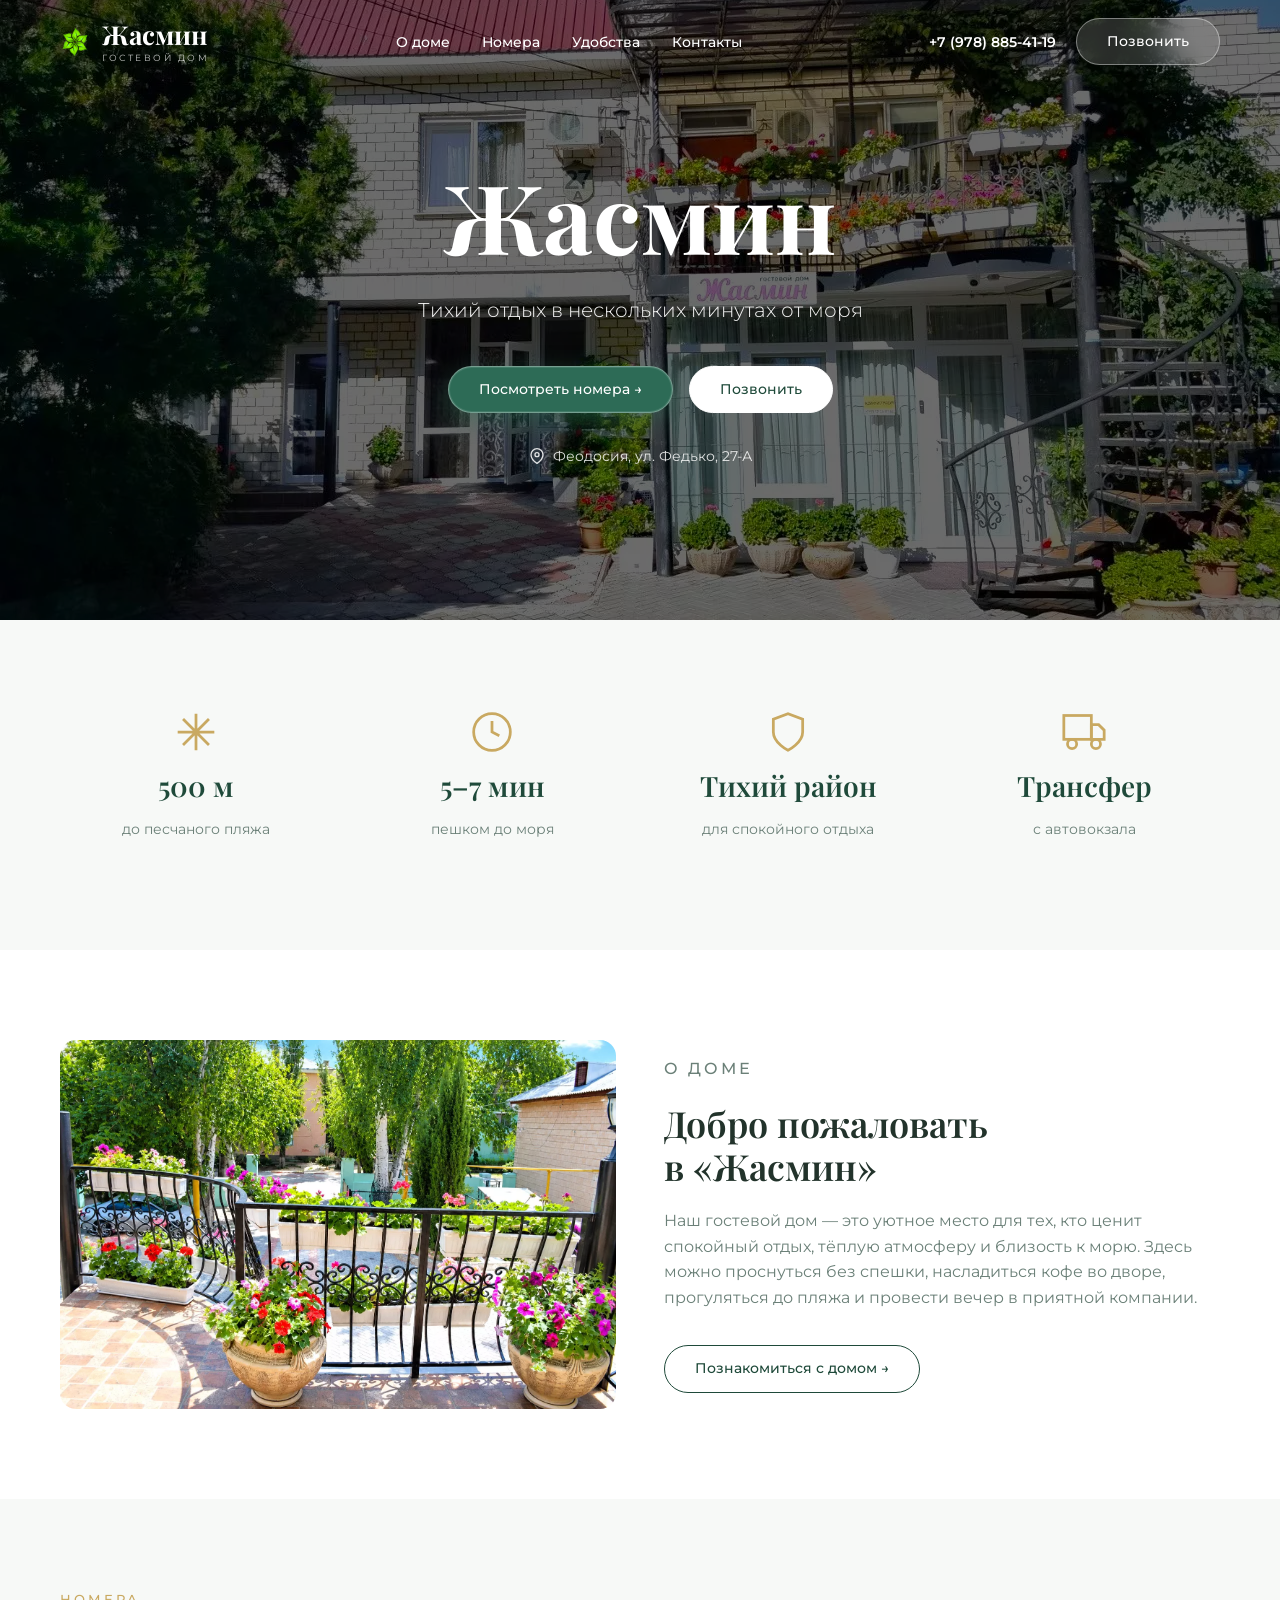
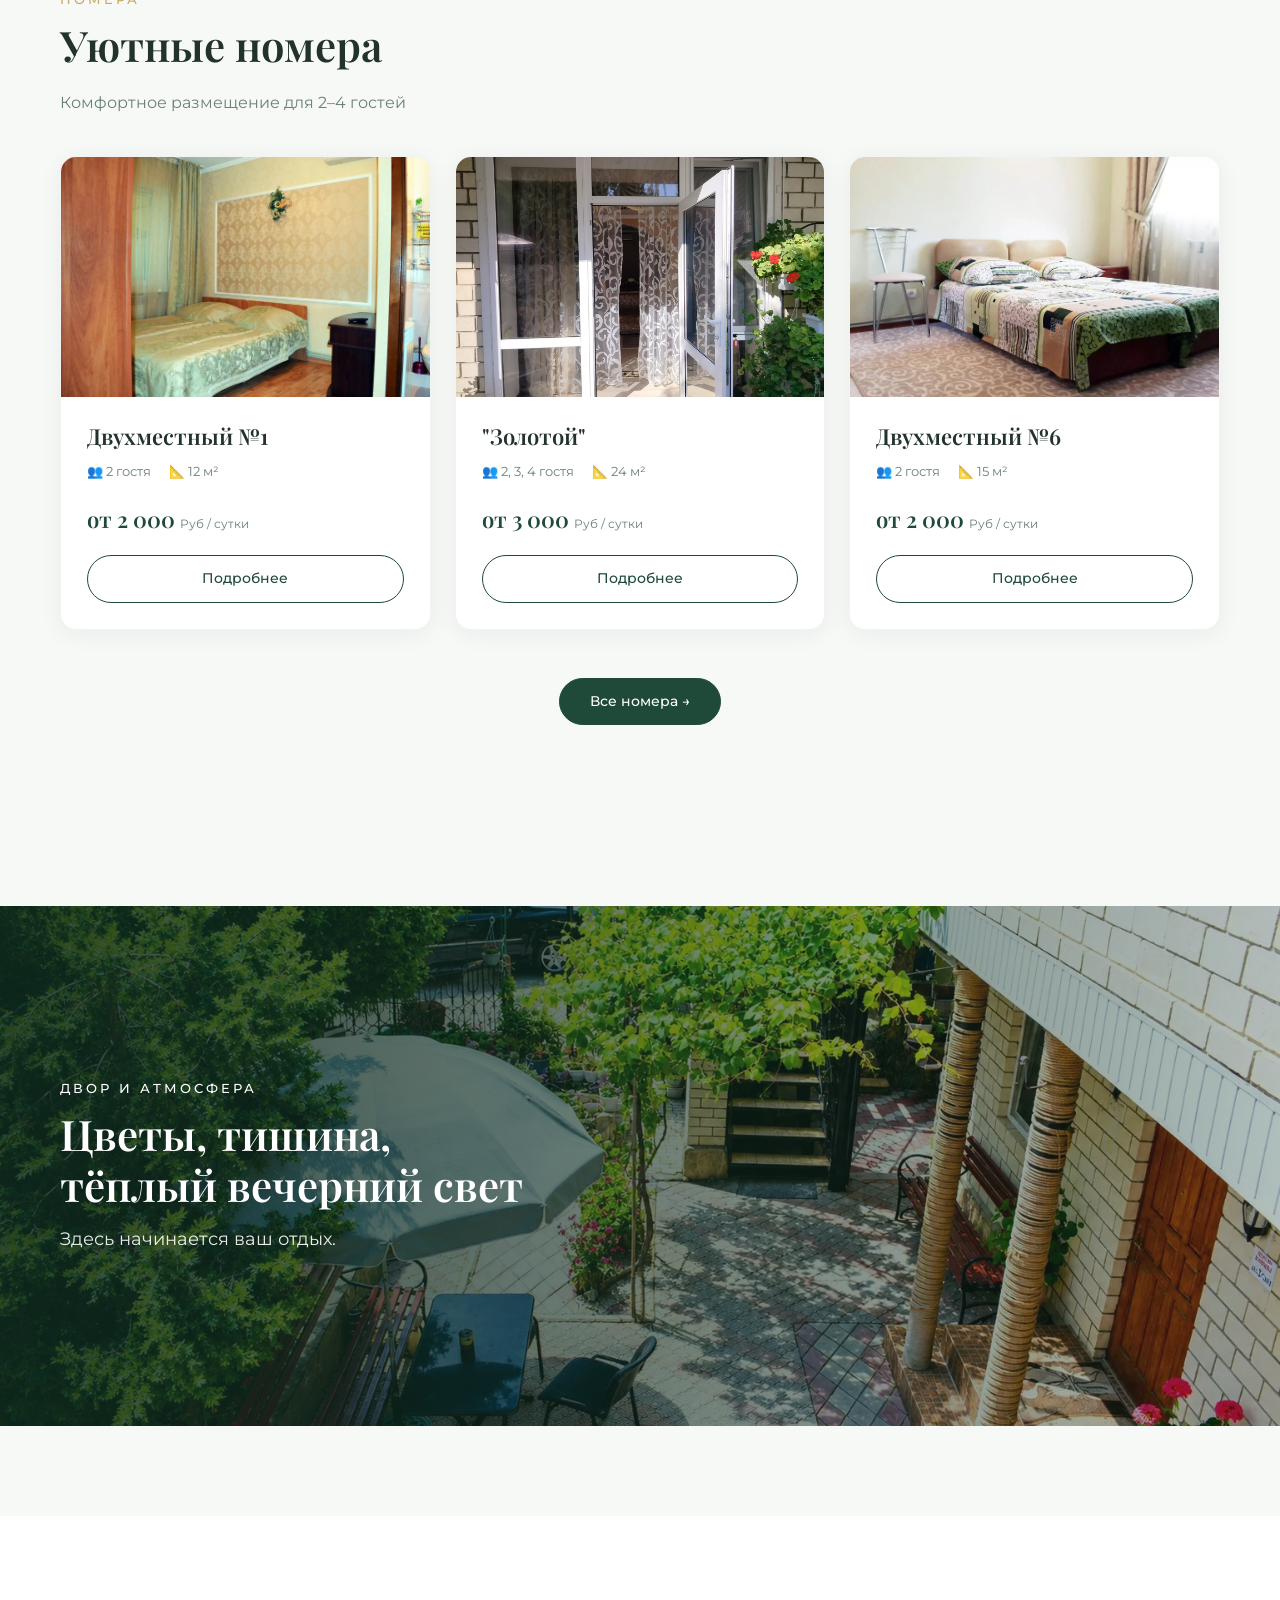
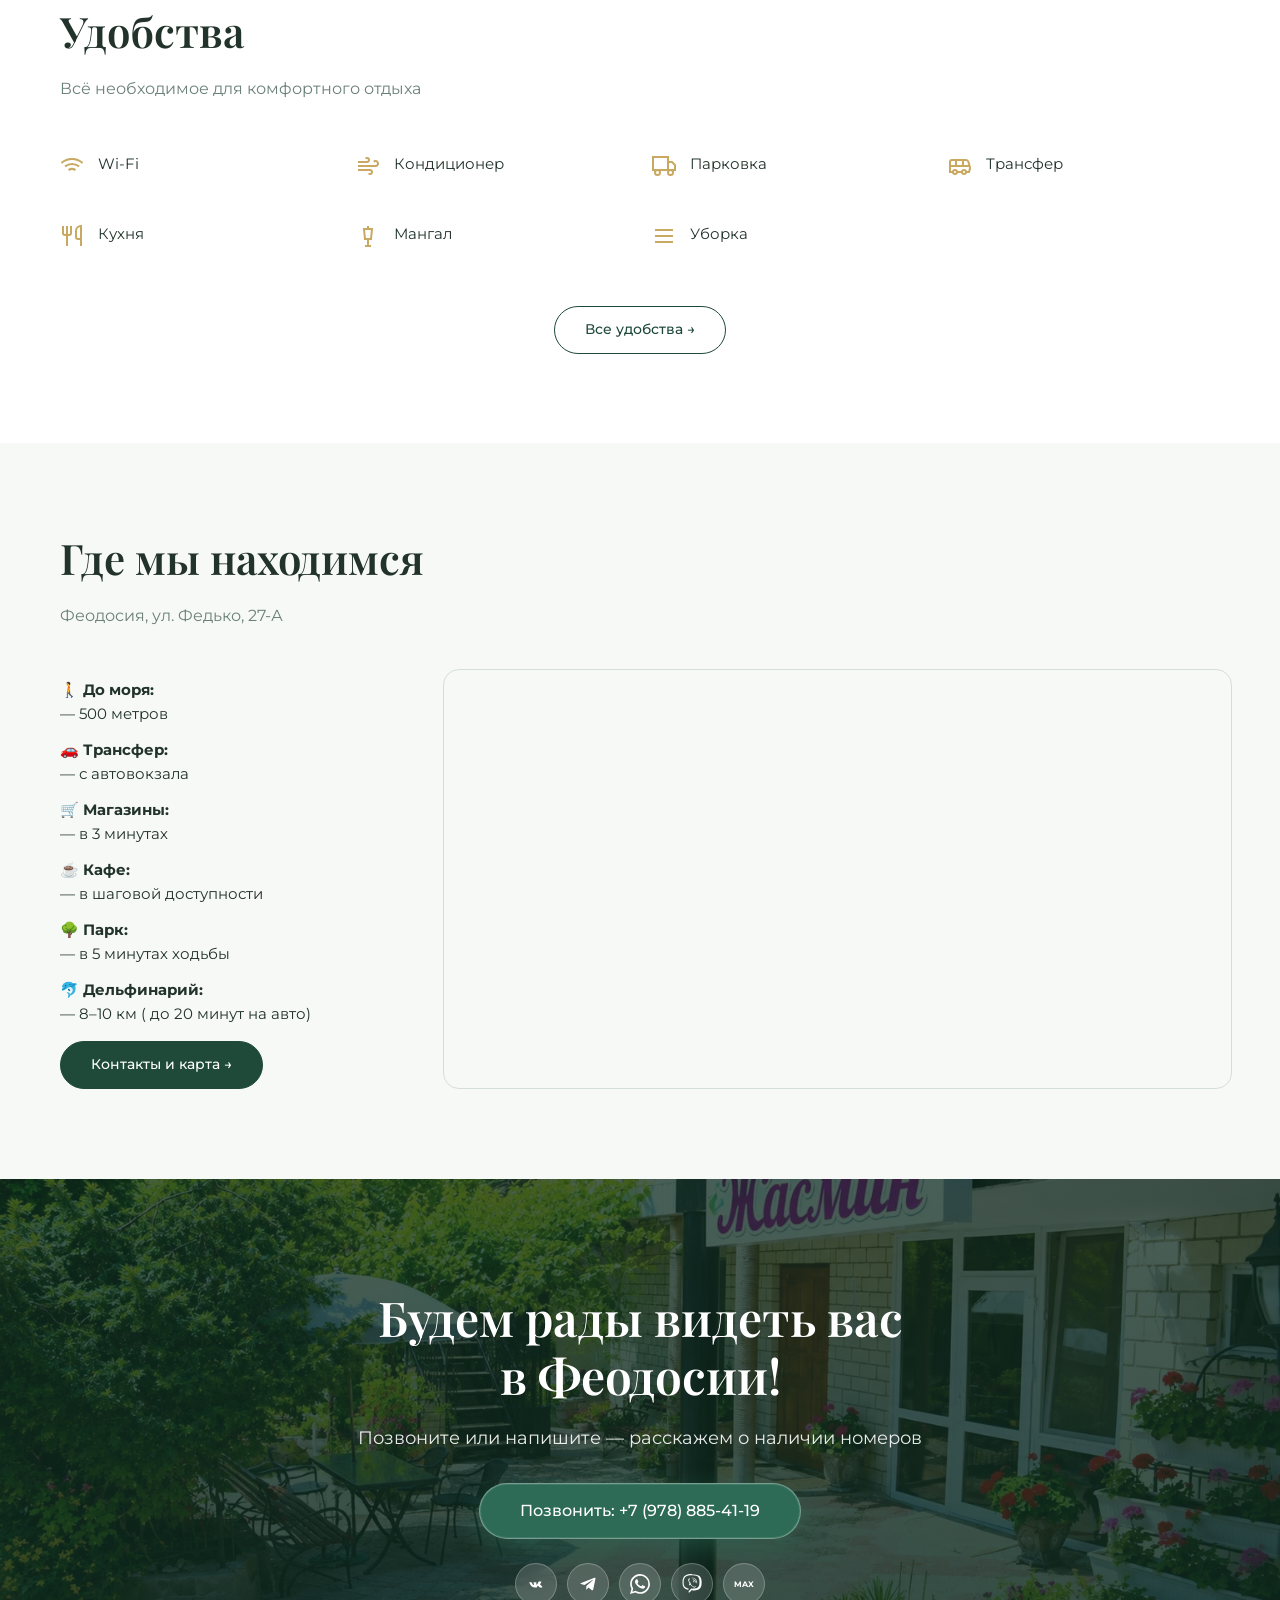
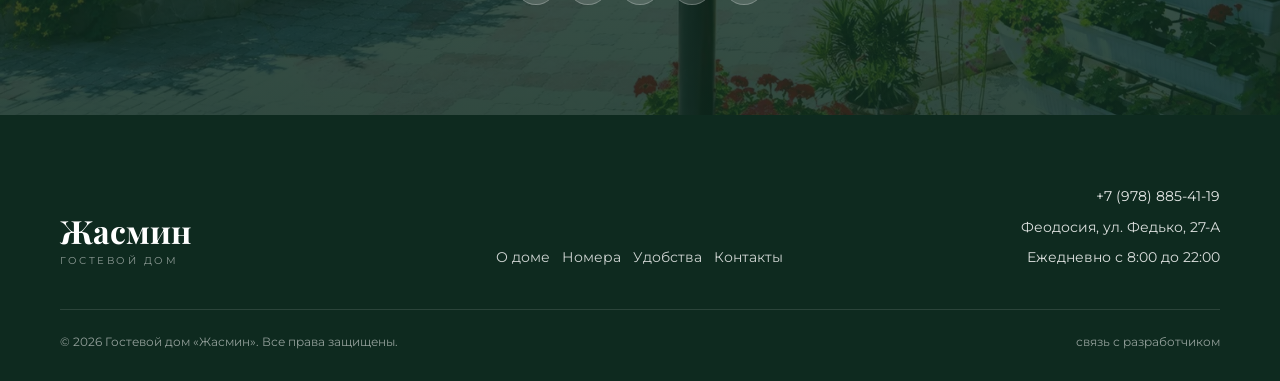
<file: index.html>
<!doctype html>
<html lang="ru">
  <head>
    <meta charset="UTF-8" />
    <meta name="viewport" content="width=device-width, initial-scale=1.0" />
    <title>Гостевой дом Жасмин в Феодосии — тихий отдых у моря</title>
    <meta
      name="description"
      content="Уютный гостевой дом в Феодосии. 500 м до песчаного пляжа. Номера Стандарт, Комфорт, Комфорт+. Бесплатный трансфер. Звоните: +7 (978) 885-41-19."
    />
    <meta property="og:title" content="Гостевой дом Жасмин в Феодосии" />
    <meta
      property="og:description"
      content="Тихий отдых в 5 минутах от моря."
    />
    <meta property="og:image" content="img/hero-bg.webp" />
    <meta property="og:type" content="website" />
    <link rel="icon" href="/img/logo.png" type="image/x-icon" />
    <link rel="preconnect" href="https://fonts.googleapis.com" />
    <link rel="preconnect" href="https://fonts.gstatic.com" crossorigin />
    <link
      href="https://fonts.googleapis.com/css2?family=Montserrat:wght@300;400;500;600&family=Playfair+Display:wght@400;600;700&display=swap"
      rel="stylesheet"
    />

    <!-- Bootstrap — только сетка -->
    <link rel="stylesheet" href="css/bootstrap.min.css" />
    <!-- Наши стили (перебивают Bootstrap) -->
    <link rel="stylesheet" href="css/style.css" />
  </head>
  <body>
    <!-- HEADER -->
    <header class="header">
      <div class="container">
        <div class="header__inner">
          <a href="index.html" class="logo">
            <div class="logo__block">
              <img src="/img/logo.png" style="height: 30px" alt="logo" />
              <div class="logo__text">
                <span class="logo__name">Жасмин</span>
                <span class="logo__sub">гостевой дом</span>
              </div>
            </div>
          </a>
          <nav class="nav">
            <a href="about.html">О доме</a>
            <a href="apartaments.html">Номера</a>
            <a href="facilities.html">Удобства</a>
            <a href="contacts.html">Контакты</a>
          </nav>
          <div class="header__actions">
            <a href="tel:+79788854119" class="phone">+7 (978) 885-41-19</a>
            <a href="tel:+79788854119" class="btn btn--primary">Позвонить</a>
            <button class="burger" aria-label="Меню">
              <span></span><span></span><span></span>
            </button>
          </div>
        </div>
      </div>
    </header>

    <!-- HERO -->
    <section class="hero">
      <div class="hero__bg">
        <img
          src="img/bg-main.webp"
          alt="Двор гостевого дома Жасмин с винтовой лестницей"
        />
      </div>
      <div class="hero__overlay"></div>
      <div class="hero__content">
        <h1 class="hero__title">Жасмин</h1>
        <p class="hero__desc">Тихий отдых в нескольких минутах от моря</p>
        <div class="d-flex gap-3 justify-content-center flex-wrap">
          <a href="apartaments.html" class="btn btn--primary"
            >Посмотреть номера →</a
          >
          <a href="tel:+79788854119" class="btn btn--white">Позвонить</a>
        </div>
        <p class="hero__address">
          <svg
            width="16"
            height="16"
            viewBox="0 0 24 24"
            fill="none"
            stroke="currentColor"
            stroke-width="2"
          >
            <path d="M21 10c0 7-9 13-9 13s-9-6-9-13a9 9 0 0 1 18 0z"></path>
            <circle cx="12" cy="10" r="3"></circle>
          </svg>
          Феодосия, ул. Федько, 27-А
        </p>
      </div>
    </section>

    <!-- ADVANTAGES -->
    <section class="advantages fade-in">
      <div class="container">
        <div class="row text-center g-4">
          <div class="col-6 col-md-3 text__blocks">
            <div class="advantage-item">
              <svg
                class="advantage-item__icon"
                viewBox="0 0 24 24"
                fill="none"
                stroke="currentColor"
                stroke-width="1.5"
              >
                <path
                  d="M2 12h20M12 2v20M4.93 4.93l14.14 14.14M4.93 19.07L19.07 4.93"
                />
              </svg>
              <h3 class="advantage-item__title">500 м</h3>
              <p class="advantage-item__desc">до песчаного пляжа</p>
            </div>
          </div>

          <div class="col-6 col-md-3 text__blocks">
            <div class="advantage-item">
              <svg
                class="advantage-item__icon"
                viewBox="0 0 24 24"
                fill="none"
                stroke="currentColor"
                stroke-width="1.5"
              >
                <circle cx="12" cy="12" r="10" />
                <path d="M12 6v6l4 2" />
              </svg>
              <h3 class="advantage-item__title">5–7 мин</h3>
              <p class="advantage-item__desc">пешком до моря</p>
            </div>
          </div>

          <div class="col-6 col-md-3 text__blocks">
            <div class="advantage-item">
              <svg
                class="advantage-item__icon"
                viewBox="0 0 24 24"
                fill="none"
                stroke="currentColor"
                stroke-width="1.5"
              >
                <path d="M12 22s8-4 8-10V5l-8-3-8 3v7c0 6 8 10 8 10z" />
              </svg>
              <h3 class="advantage-item__title">Тихий район</h3>
              <p class="advantage-item__desc">для спокойного отдыха</p>
            </div>
          </div>

          <div class="col-6 col-md-3 text__blocks">
            <div class="advantage-item">
              <svg
                class="advantage-item__icon"
                viewBox="0 0 24 24"
                fill="none"
                stroke="currentColor"
                stroke-width="1.5"
              >
                <rect x="1" y="3" width="15" height="13"></rect>
                <polygon points="16 8 20 8 23 11 23 16 16 16 16 8"></polygon>
                <circle cx="5.5" cy="18.5" r="2.5"></circle>
                <circle cx="18.5" cy="18.5" r="2.5"></circle>
              </svg>
              <h3 class="advantage-item__title">Трансфер</h3>
              <p class="advantage-item__desc">с автовокзала</p>
            </div>
          </div>
        </div>
      </div>
    </section>

    <!-- ABOUT -->
    <section class="section fade-in" style="background: var(--color-white)">
      <div class="container">
        <div class="row align-items-center g-5">
          <div class="col-md-6">
            <div class="about__image">
              <img
                src="img/about-house.webp"
                alt="Двор гостевого дома Жасмин"
              />
            </div>
          </div>
          <div class="col-md-6">
            <div class="about__content">
              <p class="section-subtitle">О доме</p>
              <h2>Добро пожаловать<br />в «Жасмин»</h2>
              <p>
                Наш гостевой дом — это уютное место для тех, кто ценит спокойный
                отдых, тёплую атмосферу и близость к морю. Здесь можно
                проснуться без спешки, насладиться кофе во дворе, прогуляться до
                пляжа и провести вечер в приятной компании.
              </p>
              <a
                href="about.html"
                class="btn btn--outline"
                style="margin-top: 15px"
                >Познакомиться с домом →</a
              >
            </div>
          </div>
        </div>
      </div>
    </section>

    <!-- ROOMS PREVIEW -->
    <section class="section fade-in">
      <div class="container">
        <p class="section-subtitle">Номера</p>
        <h2 class="section-title">Уютные номера</h2>
        <p style="margin-bottom: 40px; color: var(--color-text-muted)">
          Комфортное размещение для 2–4 гостей
        </p>

        <div class="row" id="rooms-preview">
          <div
            class="col-12 text-center"
            style="padding: 40px; color: var(--color-text-muted)"
          >
            Загружаем номера...
          </div>
        </div>

        <div class="text-center mt-4">
          <a href="apartaments.html" class="btn btn--primary">Все номера →</a>
        </div>
      </div>
    </section>

    <!-- ATMOSPHERE -->
    <section class="atmosphere fade-in">
      <div class="atmosphere__bg">
        <img src="img/atmosphere.webp" alt="Двор и атмосфера" />
      </div>
      <div class="atmosphere__overlay"></div>
      <div class="container">
        <div class="row">
          <div class="col-lg-7 atmosphere__content">
            <p class="section-subtitle" style="color: var(--color-sandy)">
              Двор и атмосфера
            </p>
            <h2 style="font-size: 42px; margin-bottom: 15px">
              Цветы, тишина,<br />тёплый вечерний свет
            </h2>
            <p style="font-size: 18px; opacity: 0.9">
              Здесь начинается ваш отдых.
            </p>
          </div>
        </div>
      </div>
    </section>

    <!-- FACILITIES -->
    <section class="section fade-in" style="background: var(--color-white)">
      <div class="container">
        <h2 class="section-title">Удобства</h2>
        <p style="margin-bottom: 40px; color: var(--color-text-muted)">
          Всё необходимое для комфортного отдыха
        </p>

        <div class="row g-4">
          <div class="col-6 col-md-4 col-lg-3">
            <div class="facility-item">
              <svg
                class="facility-item__icon"
                viewBox="0 0 24 24"
                fill="none"
                stroke="currentColor"
                stroke-width="2"
              >
                <path
                  d="M5 12.55a11 11 0 0 1 14.08 0M1.42 9a16 16 0 0 1 21.16 0M8.53 16.11a6 6 0 0 1 6.95 0M12 20h.01"
                />
              </svg>
              <span class="facility-item__text">Wi-Fi</span>
            </div>
          </div>

          <div class="col-6 col-md-4 col-lg-3">
            <div class="facility-item">
              <svg
                class="facility-item__icon"
                viewBox="0 0 24 24"
                fill="none"
                stroke="currentColor"
                stroke-width="2"
              >
                <path
                  d="M9.59 4.59A2 2 0 1 1 11 8H2m10.59 11.41A2 2 0 1 0 14 16H2m15.73-8.27A2.5 2.5 0 1 1 19.5 12H2"
                />
              </svg>
              <span class="facility-item__text">Кондиционер</span>
            </div>
          </div>

          <div class="col-6 col-md-4 col-lg-3">
            <div class="facility-item">
              <svg
                class="facility-item__icon"
                viewBox="0 0 24 24"
                fill="none"
                stroke="currentColor"
                stroke-width="2"
              >
                <rect x="1" y="3" width="15" height="13"></rect>
                <polygon points="16 8 20 8 23 11 23 16 16 16 16 8"></polygon>
                <circle cx="5.5" cy="18.5" r="2.5"></circle>
                <circle cx="18.5" cy="18.5" r="2.5"></circle>
              </svg>
              <span class="facility-item__text">Парковка</span>
            </div>
          </div>

          <div class="col-6 col-md-4 col-lg-3">
            <div class="facility-item">
              <svg
                class="facility-item__icon"
                viewBox="0 0 24 24"
                fill="none"
                stroke="currentColor"
                stroke-width="2"
              >
                <path
                  d="M8 6v6M15 6v6M2 12h19.6M18 18h3s.5-1.7.8-2.8c.1-.4.2-.8.2-1.2 0-.4-.1-.8-.2-1.2l-1.4-5C20.1 6.8 19.1 6 18 6H4a2 2 0 0 0-2 2v10h3"
                ></path>
                <circle cx="7" cy="18" r="2"></circle>
                <path d="M9 18h5"></path>
                <circle cx="16" cy="18" r="2"></circle>
              </svg>
              <span class="facility-item__text">Трансфер</span>
            </div>
          </div>

          <div class="col-6 col-md-4 col-lg-3">
            <div class="facility-item">
              <svg
                class="facility-item__icon"
                viewBox="0 0 24 24"
                fill="none"
                stroke="currentColor"
                stroke-width="2"
              >
                <path d="M3 2v7c0 1.1.9 2 2 2h4a2 2 0 0 0 2-2V2"></path>
                <path d="M7 2v20"></path>
                <path
                  d="M21 15V2v0a5 5 0 0 0-5 5v6c0 1.1.9 2 2 2h3zm0 0v7"
                ></path>
              </svg>
              <span class="facility-item__text">Кухня</span>
            </div>
          </div>

          <div class="col-6 col-md-4 col-lg-3">
            <div class="facility-item">
              <svg
                class="facility-item__icon"
                viewBox="0 0 24 24"
                fill="none"
                stroke="currentColor"
                stroke-width="2"
              >
                <path d="M12 2v3M8 5h8l-1 10H9L8 5z"></path>
                <path d="M12 15v7"></path>
                <path d="M9 22h6"></path>
              </svg>
              <span class="facility-item__text">Мангал</span>
            </div>
          </div>

          <div class="col-6 col-md-4 col-lg-3">
            <div class="facility-item">
              <svg
                class="facility-item__icon"
                viewBox="0 0 24 24"
                fill="none"
                stroke="currentColor"
                stroke-width="2"
              >
                <path d="M3 6h18M3 12h18M3 18h18" />
              </svg>
              <span class="facility-item__text">Уборка</span>
            </div>
          </div>
        </div>

        <div class="text-center mt-5">
          <a href="facilities.html" class="btn btn--outline">Все удобства →</a>
        </div>
      </div>
    </section>

    <!-- LOCATION -->
    <section class="section fade-in">
      <div class="container">
        <h2 class="section-title">Где мы находимся</h2>
        <p style="margin-bottom: 40px; color: var(--color-text-muted)">
          Феодосия, ул. Федько, 27-А
        </p>

        <div class="row g-4 align-items-start">
          <div style="align-self: self-end" class="col-lg-4 location__info">
            <p style="margin: 0 0 12px; font-size: 15px">
              🚶 <strong>До моря:</strong> <br />— 500 метров
            </p>
            <p style="margin: 0 0 12px; font-size: 15px">
              🚗 <strong>Трансфер:</strong><br />
              — с автовокзала
            </p>
            <p style="margin: 0 0 12px; font-size: 15px">
              🛒 <strong>Магазины:</strong><br />
              — в 3 минутах
            </p>
            <p style="margin: 0 0 12px; font-size: 15px">
              ☕ <strong>Кафе:</strong><br />
              — в шаговой доступности
            </p>
            <p style="margin: 0 0 12px; font-size: 15px">
              🌳 <strong>Парк:</strong><br />
              — в 5 минутах ходьбы
            </p>
            <p style="margin: 0; font-size: 15px">
              🐬 <strong>Дельфинарий:</strong><br />
              — 8–10 км ( до 20 минут на авто)
            </p>
            <a
              href="contacts.html"
              class="btn btn--primary"
              style="margin-top: 15px"
              >Контакты и карта →</a
            >
          </div>
          <div class="col-lg-8 location__map">
            <iframe
              src="https://yandex.ru/map-widget/v1/?ll=35.375990%2C45.045578&mode=search&oid=109292314623&ol=biz&z=16"
              width="100%"
              height="400"
              frameborder="0"
              allowfullscreen="true"
            >
            </iframe>
          </div>
        </div>
      </div>
    </section>

    <!-- CTA -->
    <section class="cta-section fade-in">
      <div class="cta-section__bg">
        <img src="img/cta-bg.webp" alt="Феодосия" />
      </div>
      <div class="cta-section__overlay"></div>
      <div class="container">
        <h2 style="font-size: 48px; margin-bottom: 20px">
          Будем рады видеть вас<br />в Феодосии!
        </h2>
        <p style="font-size: 18px; margin-bottom: 30px; opacity: 0.9">
          Позвоните или напишите — расскажем о наличии номеров
        </p>

        <div class="d-flex gap-3 justify-content-center flex-wrap mb-4">
          <a
            href="tel:+79788854119"
            class="btn btn--primary"
            style="padding: 16px 40px; font-size: 16px"
          >
            Позвонить: +7 (978) 885-41-19
          </a>
        </div>

        <!-- Соцсети -->
        <div class="socials socials--cta">
          <a
            href="https://vk.ru/id316636938"
            target="_blank"
            rel="noopener"
            class="socials__link socials__link--vk"
            aria-label="ВКонтакте"
          >
            <svg viewBox="0 0 24 24" fill="currentColor">
              <path
                d="M12.785 16.241s.288-.032.436-.194c.136-.148.132-.427.132-.427s-.02-1.304.586-1.496c.597-.189 1.363 1.262 2.176 1.82.548.376.963.293.963.293l1.936-.027s1.013-.063.532-.858c-.039-.065-.28-.585-1.42-1.662-.775-.733-1.302-1.02-1.302-1.02-.291-.207-.207-.3.006-.489 0 0 .764-.747 1.296-1.871.083-.176.135-.313.135-.313.207-.463.043-.719.043-.719-.172-.263-.652-.174-.652-.174l-2.18.013s-.161-.022-.281.049c-.117.07-.191.232-.191.232s-.349.928-.814 1.717c-.982 1.667-1.375 1.755-1.535 1.65-.375-.243-.282-.977-.282-.977s.004-.573.089-1.13c.087-.483.074-.663-.179-.762-.232-.093-1.735-.016-1.735-.016s-.764.006-1.465.348c-.424.244-.513.494-.513.494-.088.208.078.185.078.185s.398-.09.597.05c.174.123.197.489.197.489s.285 1.512-.145 1.746c-.256.14-.593-.129-1.271-.975-.508-.65-.916-1.391-1.175-1.895 0 0-.139-.238-.365-.369-.234-.136-.558-.16-.558-.16l-1.619.011s-.245.002-.335.108c-.09.105-.011.338-.011.338s1.283 2.998 2.738 4.509c1.334 1.385 2.85 1.298 2.85 1.298z"
              />
            </svg>
          </a>

          <a
            href="https://t.me/+79788854119"
            target="_blank"
            rel="noopener"
            class="socials__link socials__link--tg"
            aria-label="Telegram"
          >
            <svg viewBox="0 0 24 24" fill="currentColor">
              <path
                d="M9.78 18.65l.28-4.23 7.68-6.92c.34-.31-.07-.46-.52-.19L7.74 13.3 3.64 12c-.88-.25-.89-.86.2-1.3l15.97-6.16c.73-.33 1.43.18 1.15 1.3l-2.72 12.81c-.19.91-.74 1.13-1.5.71L12.6 16.3l-1.99 1.93c-.23.23-.42.42-.83.42z"
              />
            </svg>
          </a>

          <a
            href="https://wa.me/79788854119"
            target="_blank"
            rel="noopener"
            class="socials__link socials__link--wa"
            aria-label="WhatsApp"
          >
            <svg viewBox="0 0 24 24" fill="currentColor">
              <path
                d="M17.472 14.382c-.297-.149-1.758-.867-2.03-.967-.273-.099-.471-.148-.67.15-.197.297-.767.966-.94 1.164-.173.199-.347.223-.644.075-.297-.15-1.255-.463-2.39-1.475-.883-.788-1.48-1.761-1.653-2.059-.173-.297-.018-.458.13-.606.134-.133.298-.347.446-.52.149-.174.198-.298.298-.497.099-.198.05-.371-.025-.52-.075-.149-.669-1.612-.916-2.207-.242-.579-.487-.5-.669-.51-.173-.008-.371-.01-.57-.01-.198 0-.52.074-.792.372-.272.297-1.04 1.016-1.04 2.479 0 1.462 1.065 2.875 1.213 3.074.149.198 2.096 3.2 5.077 4.487.709.306 1.262.489 1.694.625.712.227 1.36.195 1.871.118.571-.085 1.758-.719 2.006-1.413.248-.694.248-1.289.173-1.413-.074-.124-.272-.198-.57-.347m-5.421 7.403h-.004a9.87 9.87 0 0 1-5.031-1.378l-.361-.214-3.741.982.998-3.648-.235-.374a9.86 9.86 0 0 1-1.51-5.26c.001-5.45 4.436-9.884 9.888-9.884 2.64 0 5.122 1.03 6.988 2.898a9.825 9.825 0 0 1 2.893 6.994c-.003 5.45-4.437 9.884-9.885 9.884m8.413-18.297A11.815 11.815 0 0 0 12.05 0C5.495 0 .16 5.335.157 11.892c0 2.096.547 4.142 1.588 5.945L.057 24l6.305-1.654a11.882 11.882 0 0 0 5.683 1.448h.005c6.554 0 11.89-5.335 11.893-11.893a11.821 11.821 0 0 0-3.48-8.413Z"
              />
            </svg>
          </a>

          <a
            href="viber://chat?number=%2B79788854119"
            class="socials__link socials__link--viber"
            aria-label="Viber"
          >
            <svg viewBox="0 0 24 24" fill="currentColor">
              <path
                d="M11.4 0C9.473.028 5.333.344 3.02 2.467 1.302 4.187.696 6.7.633 9.817c-.06 3.11.479 5.342 2.188 7.058 1.898 1.905 5.017 2.148 5.017 2.148l.008 2.212s-.033.896.558.98c.71.102 1.142-.46 1.817-1.19.372-.406.882-.985 1.27-1.434 3.5.293 6.19-.377 6.5-.472.706-.226 4.705-.742 5.36-6.038.674-5.467-.325-8.921-2.14-10.474-.55-.473-2.762-1.96-7.34-1.985 0 0-.545-.028-1.42-.023l-.041.001zm.146 1.626c.732-.001 1.212.02 1.212.02 3.886.023 5.83 1.203 6.29 1.6 1.53 1.31 2.29 4.312 1.726 8.92-.549 4.42-3.717 4.72-4.31 4.91-.254.078-2.526.654-5.512.442 0 0-2.191 2.65-2.874 3.322-.109.107-.234.143-.234-.05v-3.42s-2.526-.195-4.074-1.75c-1.42-1.43-1.856-3.229-1.807-5.847.051-2.62.531-4.752 1.955-6.178C6.176 1.99 9.22 1.664 10.88 1.643c.505-.006.898-.003 1.129-.002l-.463-.015zM12.09 4.4a.386.386 0 0 0-.267.118.386.386 0 0 0-.117.268c.002.212.177.38.389.38h.001c1.6.014 2.955.539 3.9 1.508.947.97 1.42 2.343 1.405 3.985a.39.39 0 0 0 .376.4.387.387 0 0 0 .402-.375c.015-1.833-.53-3.41-1.616-4.522-1.085-1.11-2.634-1.717-4.455-1.732h-.018zm-3.119.56a.386.386 0 0 0-.3.135c-.395.44-.742.88-.99 1.35-.247.47-.288.75-.14 1.34.435 1.74 1.194 3.34 2.268 4.75 1.077 1.41 2.376 2.585 3.885 3.498.505.305.98.34 1.43.155.45-.184.85-.532 1.24-.965a.387.387 0 0 0-.038-.549.387.387 0 0 0-.548.038c-.327.36-.617.6-.879.707-.26.107-.46.121-.75-.053-1.36-.822-2.552-1.895-3.548-3.198-.997-1.303-1.68-2.745-2.079-4.34-.076-.306-.04-.396.093-.65.157-.298.428-.65.787-1.047a.387.387 0 0 0-.03-.548.386.386 0 0 0-.301-.118zm4.294 1.756a.388.388 0 0 0-.28.122.387.387 0 0 0-.114.28c.006.208.18.372.388.371h.001c.762.006 1.354.246 1.786.68.43.435.659 1.03.68 1.788a.388.388 0 0 0 .397.373.387.387 0 0 0 .373-.398c-.024-.913-.315-1.71-.915-2.31-.599-.6-1.388-.9-2.29-.906h-.025zm.13 1.74a.386.386 0 0 0-.29.123.386.386 0 0 0-.11.283c.004.209.18.372.389.368.203.002.36.058.462.163.104.105.16.264.161.466a.388.388 0 0 0 .391.38.387.387 0 0 0 .381-.394c-.002-.335-.104-.62-.297-.818-.193-.196-.49-.31-.88-.315h-.208zm-3.486 1.67a.733.733 0 0 0-.682.477l-.001.001-.713 1.951a.733.733 0 0 0 .386.94c.067.03.14.044.212.044h.001a.733.733 0 0 0 .685-.468l.712-1.95a.733.733 0 0 0-.386-.94.734.734 0 0 0-.214-.055z"
              />
            </svg>
          </a>

          <a
            href="https://max.ru/+79788854119"
            target="_blank"
            rel="noopener"
            class="socials__link socials__link--max"
            aria-label="MAX"
          >
            <svg viewBox="0 0 24 24" fill="currentColor">
              <text
                x="12"
                y="16"
                font-family="Montserrat, sans-serif"
                font-size="10"
                font-weight="700"
                text-anchor="middle"
                fill="currentColor"
              >
                MAX
              </text>
            </svg>
          </a>
        </div>
      </div>
    </section>

    <!-- FOOTER -->
    <footer class="footer">
      <div class="container">
        <div class="row g-4 footer__grid">
          <div class="col-md-4 footer__logo">
            <span class="logo__name">Жасмин</span>
            <span class="logo__sub">гостевой дом</span>
          </div>
          <div class="col-md-4">
            <div class="footer__nav">
              <a href="about.html">О доме</a>
              <a href="apartaments.html">Номера</a>
              <a href="facilities.html">Удобства</a>
              <a href="contacts.html">Контакты</a>
            </div>
          </div>
          <div class="col-md-4">
            <div class="footer__contacts">
              <a href="tel:+79788854119">+7 (978) 885-41-19</a>
              <p>Феодосия, ул. Федько, 27-А</p>
              <p>Ежедневно с 8:00 до 22:00</p>

              <!-- Соцсети -->
            </div>
          </div>
        </div>
        <div class="footer__bottom">
          <p>© 2026 Гостевой дом «Жасмин». Все права защищены.</p>
          <p>
            <a
              href="https://t.me/Spichka_AI"
              target="_blank"
              rel="noopener"
              class="dev-link"
            >
              связь с разработчиком
            </a>
          </p>
        </div>
      </div>
    </footer>

    <script src="js/index.js"></script>
  </body>
</html>
</file>
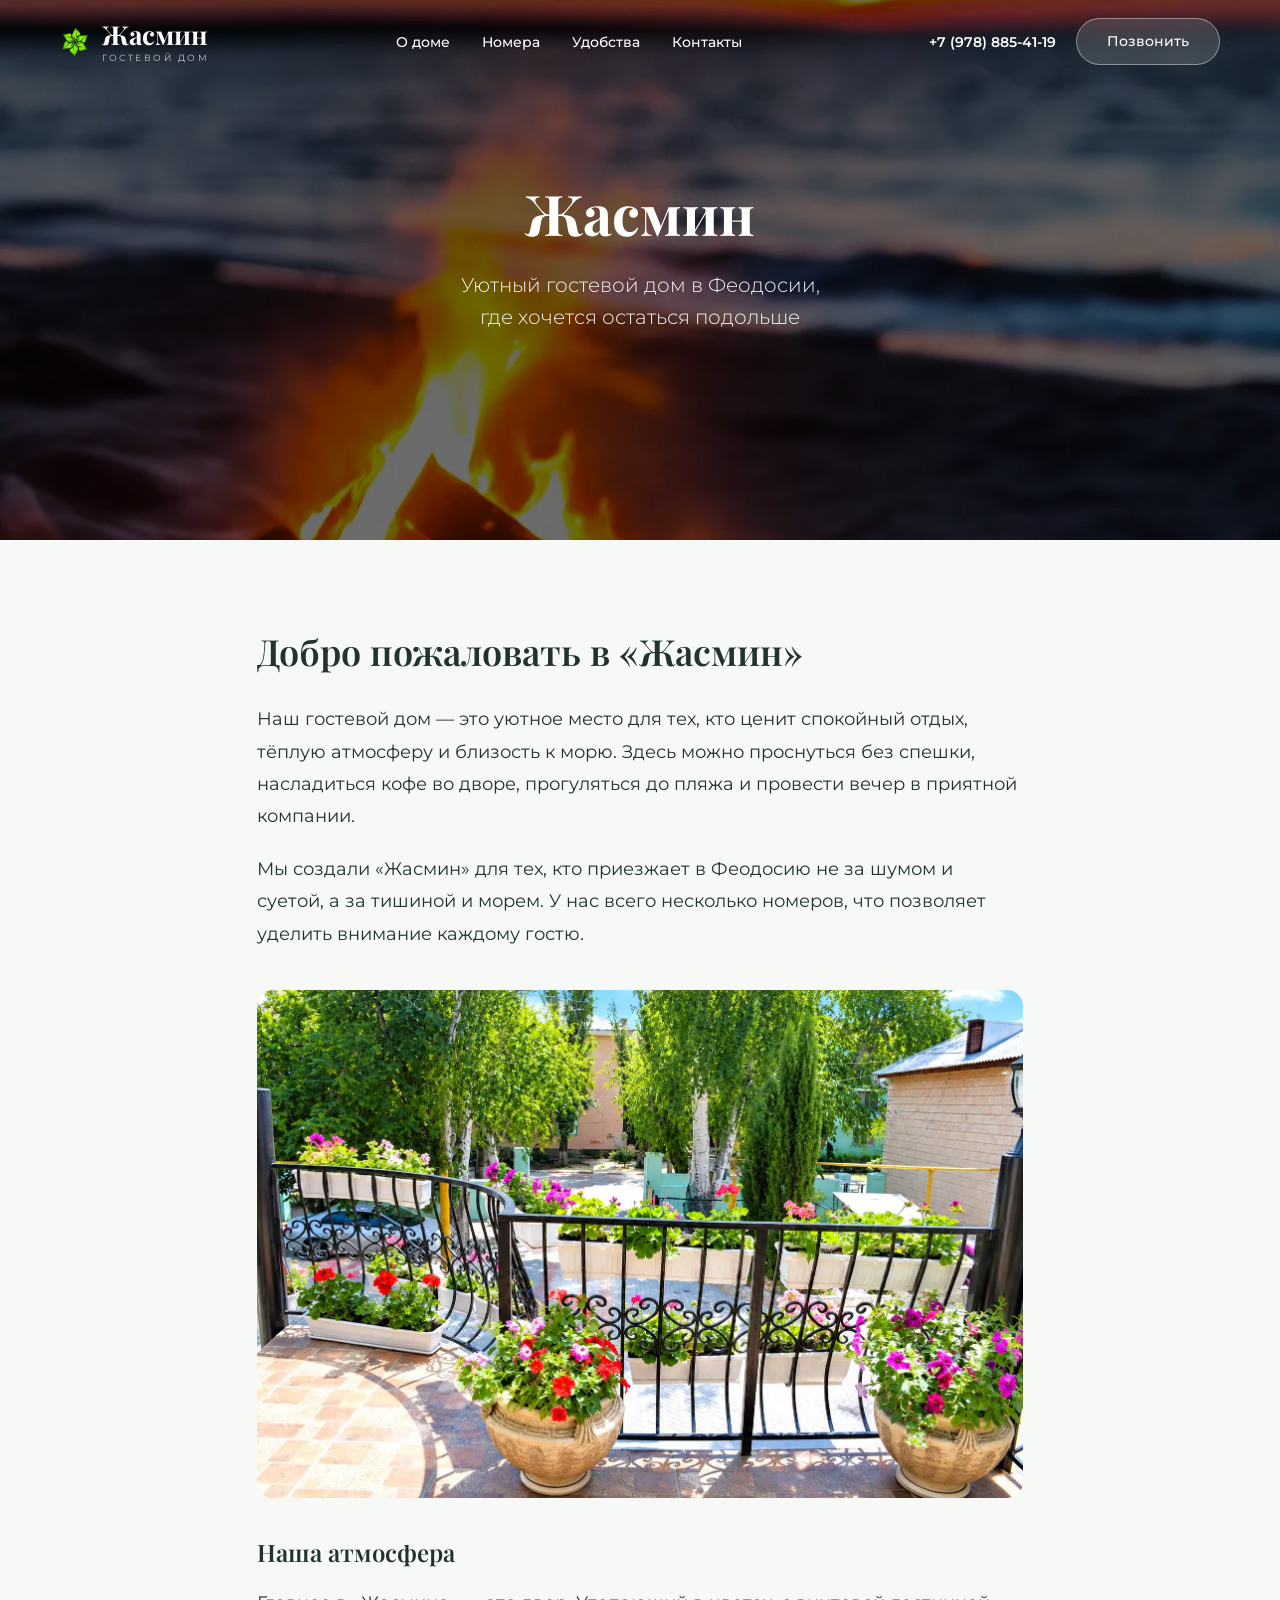
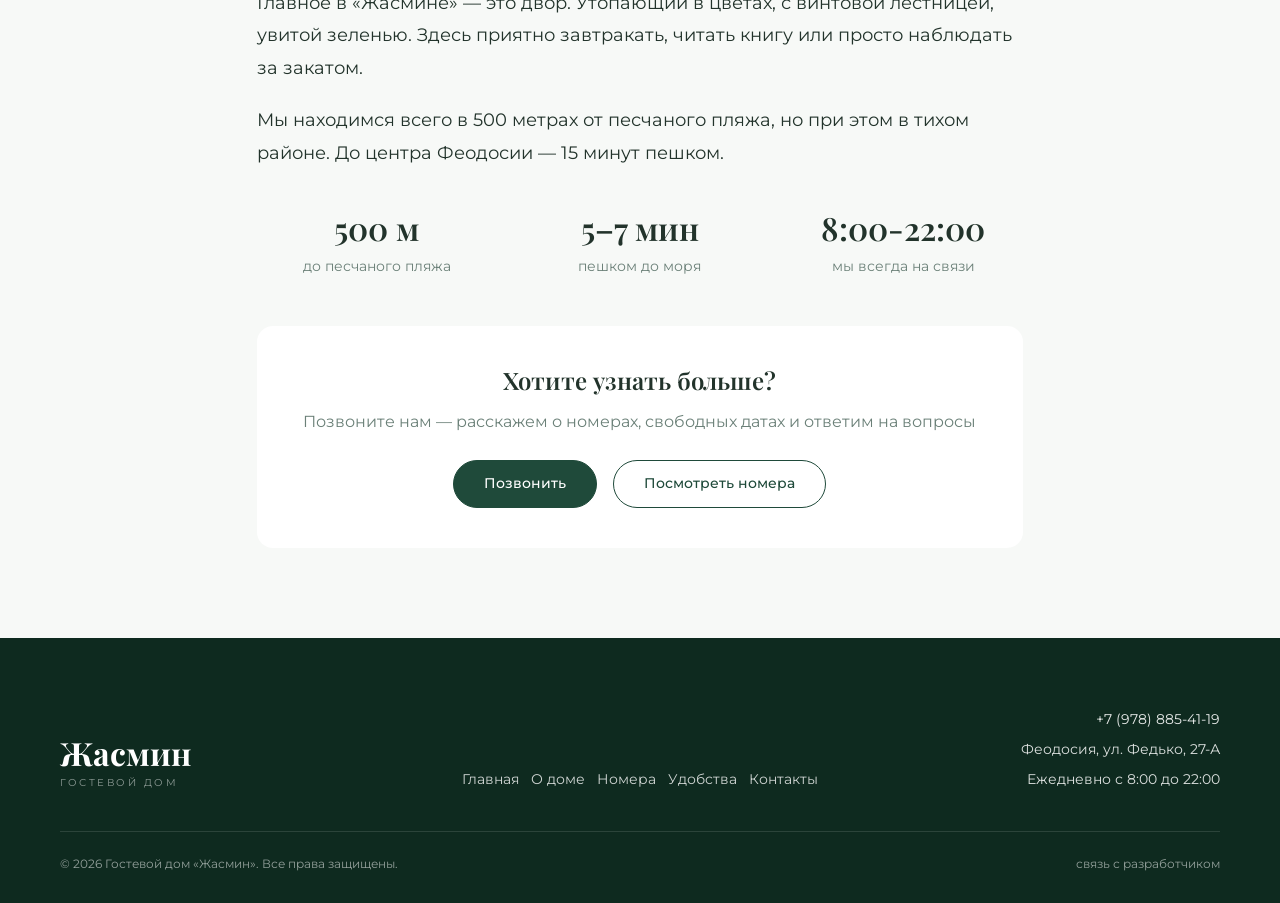
<file: about.html>
<!doctype html>
<html lang="ru">
  <head>
    <meta charset="UTF-8" />
    <meta name="viewport" content="width=device-width, initial-scale=1.0" />
    <title>О доме — Гостевой дом Жасмин в Феодосии</title>
    <meta
      name="description"
      content="Гостевой дом Жасмин в Феодосии — уютное место для тихого отдыха у моря. Узнайте больше о нашем доме и атмосфере."
    />
    <link rel="preconnect" href="https://fonts.googleapis.com" />
    <link rel="preconnect" href="https://fonts.gstatic.com" crossorigin />
    <link
      href="https://fonts.googleapis.com/css2?family=Montserrat:wght@300;400;500;600&family=Playfair+Display:wght@400;600;700&display=swap"
      rel="stylesheet"
    />
    <link rel="stylesheet" href="css/bootstrap.min.css" />
    <link rel="stylesheet" href="css/style.css" />
  </head>
  <body>
    <!-- HEADER -->
    <header class="header header--scrolled">
      <div class="container">
        <div class="header__inner">
          <a href="index.html" class="logo">
            <div class="logo__block">
              <img src="/img/logo.png" style="height: 30px" alt="logo" />
              <div class="logo__text">
                <span class="logo__name">Жасмин</span>
                <span class="logo__sub">гостевой дом</span>
              </div>
            </div>
          </a>
          <nav class="nav">
            <a href="about.html">О доме</a>
            <a href="apartaments.html">Номера</a>
            <a href="facilities.html">Удобства</a>
            <a href="contacts.html">Контакты</a>
          </nav>
          <div class="header__actions">
            <a href="tel:+79788854119" class="phone">+7 (978) 885-41-19</a>
            <a href="tel:+79788854119" class="btn btn--primary">Позвонить</a>
            <button class="burger" aria-label="Меню">
              <span></span><span></span><span></span>
            </button>
          </div>
        </div>
      </div>
    </header>

    <!-- PAGE HEADER -->
    <section class="hero" style="height: 60vh; min-height: 400px">
      <div class="hero__bg">
        <img src="img/about-hero.webp" alt="О доме Жасмин" />
      </div>
      <div class="hero__overlay"></div>
      <div class="hero__content">
        <h1 class="hero__title" style="font-size: 56px">Жасмин</h1>
        <p class="hero__desc">
          Уютный гостевой дом в Феодосии,<br />где хочется остаться подольше
        </p>
      </div>
    </section>

    <!-- MAIN CONTENT -->
    <section class="section">
      <div class="container">
        <div class="row">
          <div class="col-lg-8 mx-auto">
            <h2 style="margin-bottom: 30px">Добро пожаловать в «Жасмин»</h2>

            <p style="font-size: 18px; line-height: 1.8; margin-bottom: 20px">
              Наш гостевой дом — это уютное место для тех, кто ценит спокойный
              отдых, тёплую атмосферу и близость к морю. Здесь можно проснуться
              без спешки, насладиться кофе во дворе, прогуляться до пляжа и
              провести вечер в приятной компании.
            </p>

            <p style="font-size: 18px; line-height: 1.8; margin-bottom: 40px">
              Мы создали «Жасмин» для тех, кто приезжает в Феодосию не за шумом
              и суетой, а за тишиной и морем. У нас всего несколько номеров, что
              позволяет уделить внимание каждому гостю.
            </p>

            <img
              src="img/about-house.webp"
              alt="Двор гостевого дома"
              style="
                border-radius: var(--radius);
                margin-bottom: 40px;
                width: 100%;
              "
            />

            <h3 style="margin-bottom: 20px">Наша атмосфера</h3>

            <p style="font-size: 18px; line-height: 1.8; margin-bottom: 20px">
              Главное в «Жасмине» — это двор. Утопающий в цветах, с винтовой
              лестницей, увитой зеленью. Здесь приятно завтракать, читать книгу
              или просто наблюдать за закатом.
            </p>

            <p style="font-size: 18px; line-height: 1.8; margin-bottom: 40px">
              Мы находимся всего в 500 метрах от песчаного пляжа, но при этом в
              тихом районе. До центра Феодосии — 15 минут пешком.
            </p>

            <!-- Блок с характеристиками -->
            <div class="row g-4 mb-5">
              <div class="col-md-4 text-center">
                <h3
                  style="
                    font-size: 32px;
                    color: var(--color-olive);
                    margin-bottom: 8px;
                  "
                >
                  500 м
                </h3>
                <p style="font-size: 14px; color: var(--color-text-muted)">
                  до песчаного пляжа
                </p>
              </div>
              <div class="col-md-4 text-center">
                <h3
                  style="
                    font-size: 32px;
                    color: var(--color-olive);
                    margin-bottom: 8px;
                  "
                >
                  5–7 мин
                </h3>
                <p style="font-size: 14px; color: var(--color-text-muted)">
                  пешком до моря
                </p>
              </div>
              <div class="col-md-4 text-center">
                <h3
                  style="
                    font-size: 32px;
                    color: var(--color-olive);
                    margin-bottom: 8px;
                  "
                >
                  8:00-22:00
                </h3>
                <p style="font-size: 14px; color: var(--color-text-muted)">
                  мы всегда на связи
                </p>
              </div>
            </div>

            <!-- CTA -->
            <div
              style="
                background: var(--color-white);
                padding: 40px;
                border-radius: var(--radius);
                text-align: center;
              "
            >
              <h3 style="margin-bottom: 15px">Хотите узнать больше?</h3>
              <p style="color: var(--color-text-muted); margin-bottom: 25px">
                Позвоните нам — расскажем о номерах, свободных датах и ответим
                на вопросы
              </p>
              <div class="d-flex gap-3 justify-content-center flex-wrap">
                <a href="tel:+79788854119" class="btn btn--primary"
                  >Позвонить</a
                >
                <a href="apartaments.html" class="btn btn--outline"
                  >Посмотреть номера</a
                >
              </div>
            </div>
          </div>
        </div>
      </div>
    </section>

    <!-- FOOTER -->
    <footer class="footer">
      <div class="container">
        <div class="row g-4 footer__grid">
          <div class="col-md-4 footer__logo">
            <span class="logo__name">Жасмин</span>
            <span class="logo__sub">гостевой дом</span>
          </div>
          <div class="col-md-4">
            <div class="footer__nav">
              <a href="index.html">Главная</a>
              <a href="about.html">О доме</a>
              <a href="apartaments.html">Номера</a>
              <a href="facilities.html">Удобства</a>
              <a href="contacts.html">Контакты</a>
            </div>
          </div>
          <div class="col-md-4">
            <div class="footer__contacts">
              <a href="tel:+79788854119">+7 (978) 885-41-19</a>
              <p>Феодосия, ул. Федько, 27-А</p>
              <p>Ежедневно с 8:00 до 22:00</p>
            </div>
          </div>
        </div>
        <div class="footer__bottom">
          <p>© 2026 Гостевой дом «Жасмин». Все права защищены.</p>
          <p>
            <a
              href="https://t.me/Spichka_AI"
              target="_blank"
              rel="noopener"
              class="dev-link"
            >
              связь с разработчиком
            </a>
          </p>
        </div>
      </div>
    </footer>

    <script src="js/index.js"></script>
  </body>
</html>
</file>
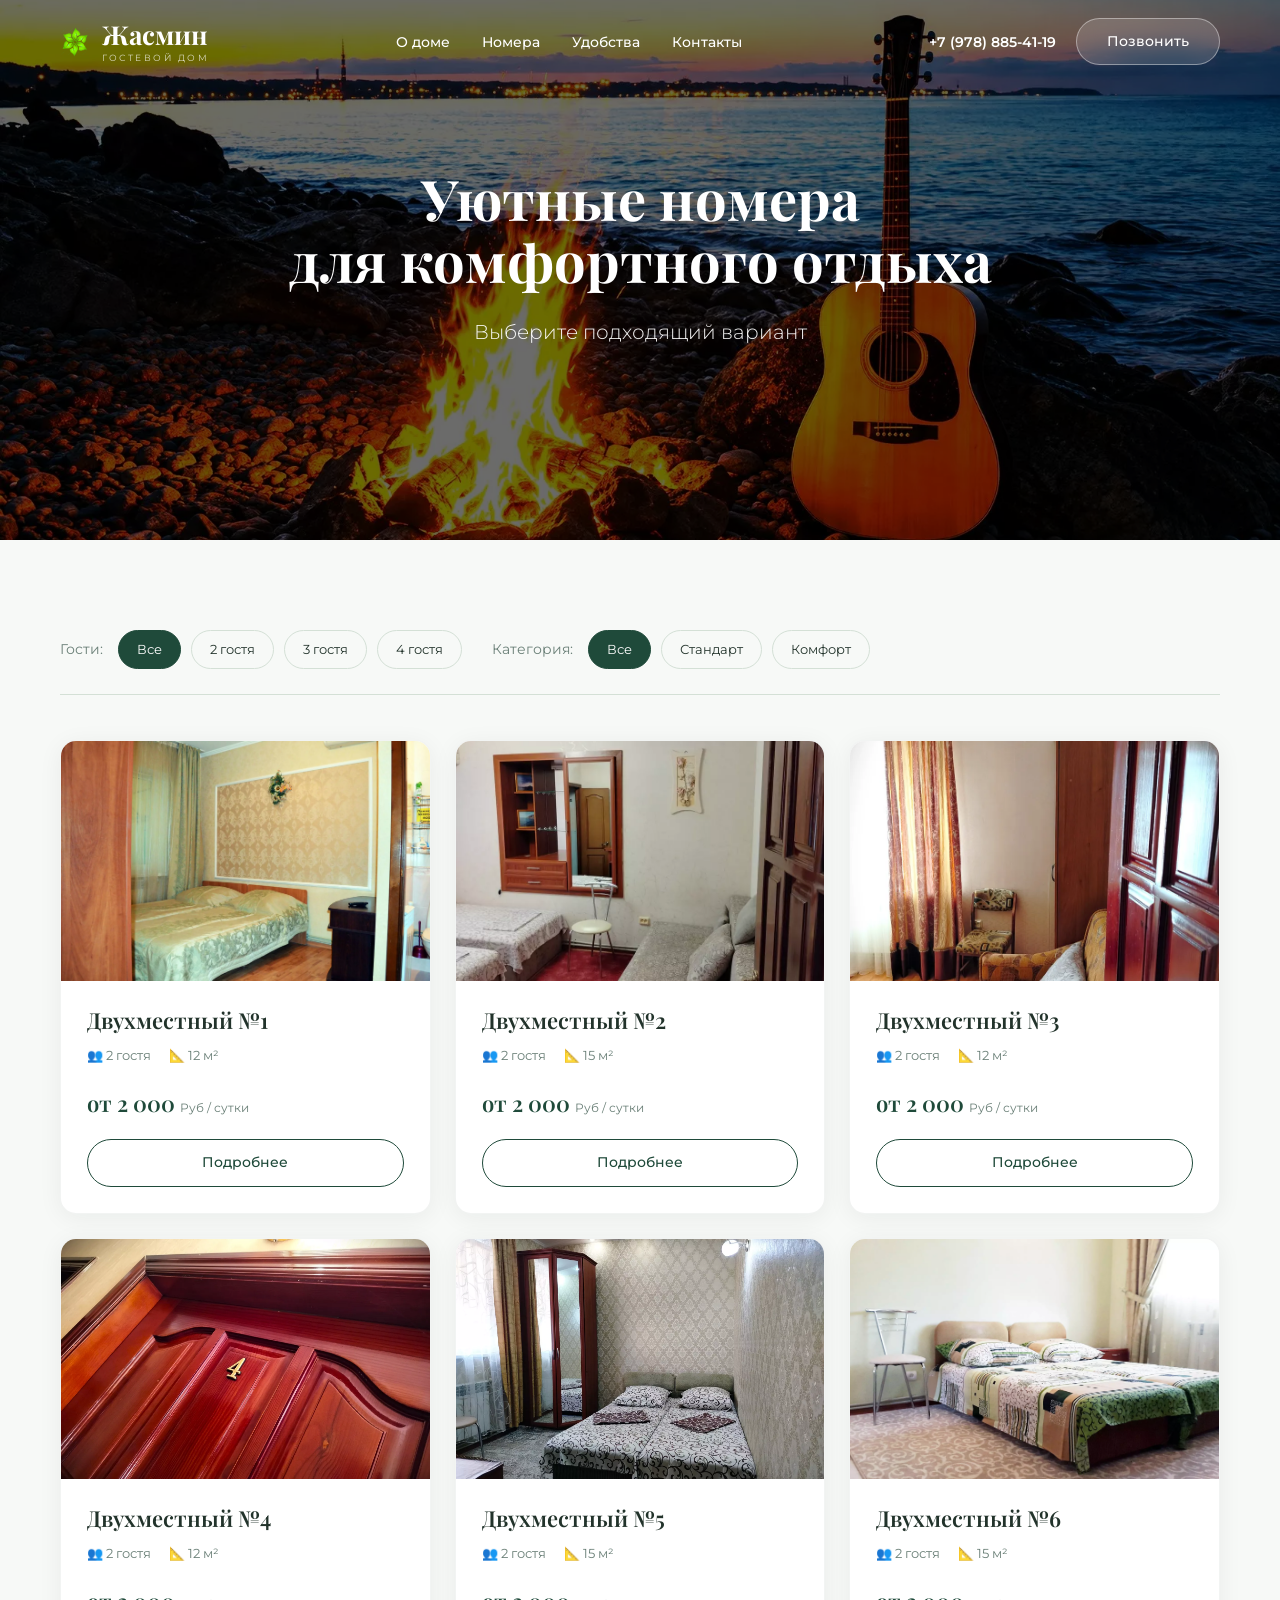
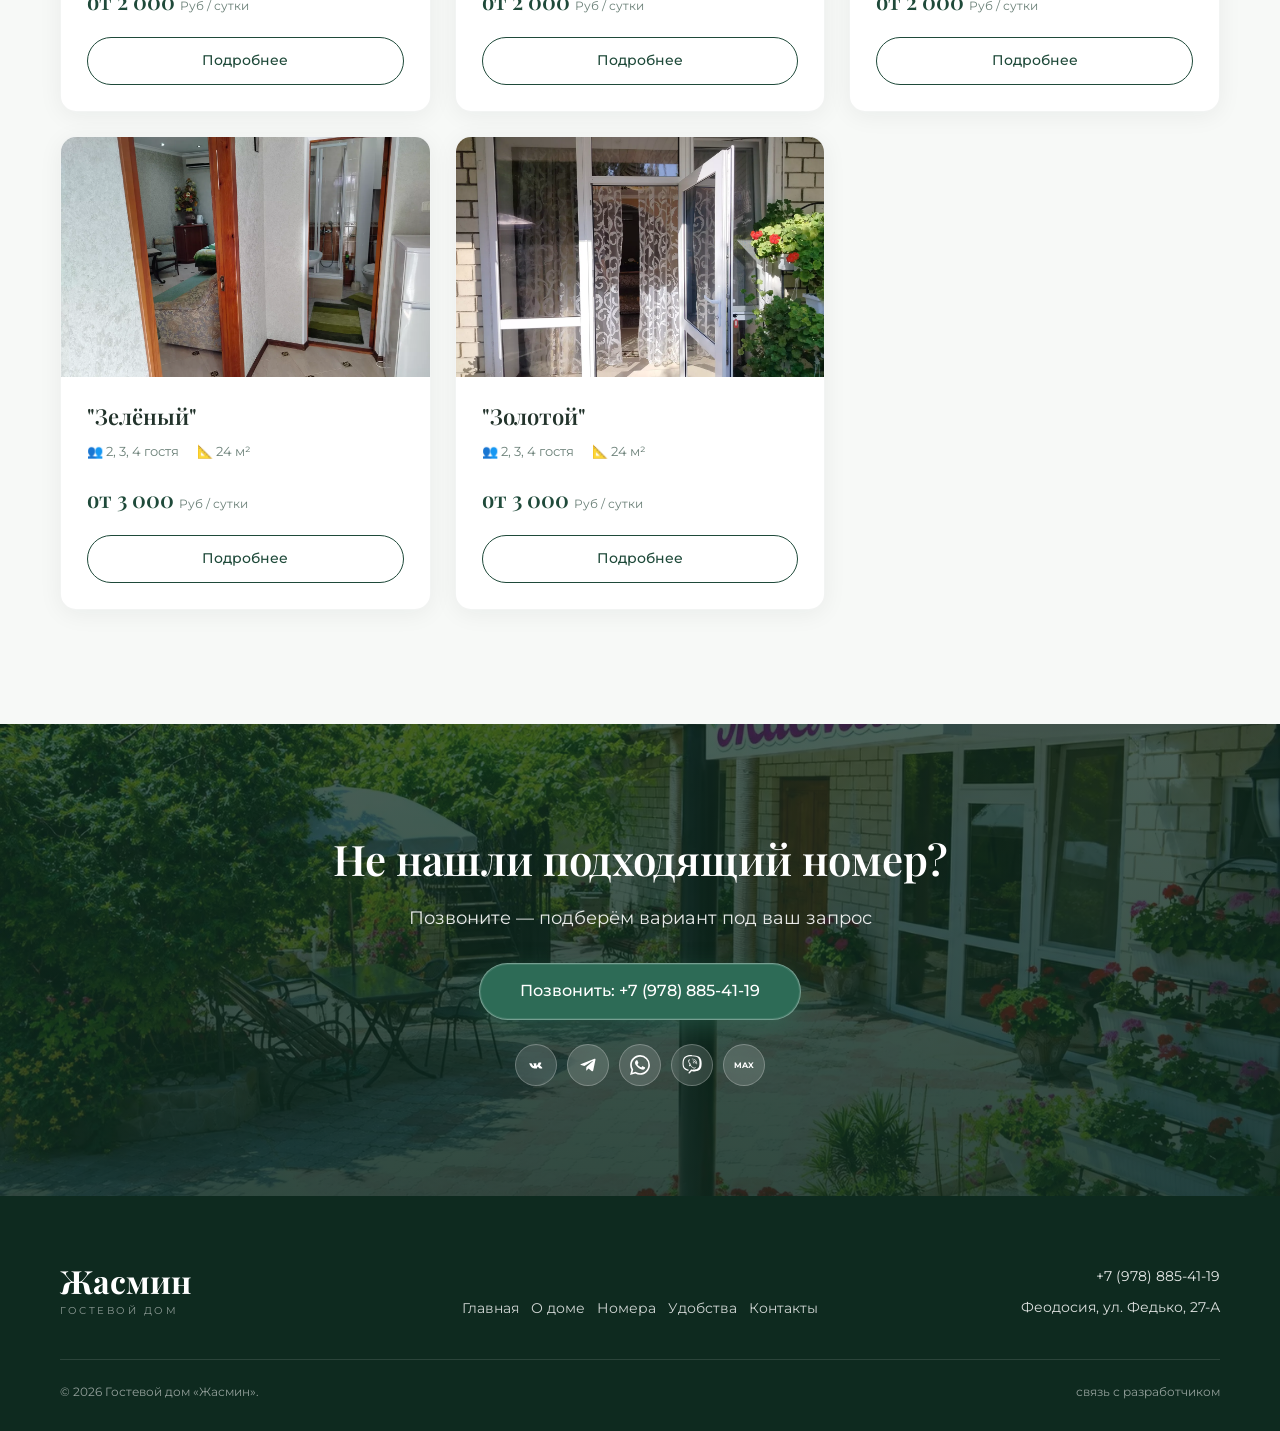
<file: apartaments.html>
<!doctype html>
<html lang="ru">
  <head>
    <meta charset="UTF-8" />
    <meta name="viewport" content="width=device-width, initial-scale=1.0" />
    <title>Номера — Гостевой дом Жасмин в Феодосии</title>
    <meta
      name="description"
      content="Уютные номера в гостевом доме Жасмин. Стандарт, Комфорт, Комфорт+. Цены от 2500 Руб."
    />
    <link rel="preconnect" href="https://fonts.googleapis.com" />
    <link rel="preconnect" href="https://fonts.gstatic.com" crossorigin />
    <link
      href="https://fonts.googleapis.com/css2?family=Montserrat:wght@300;400;500;600&family=Playfair+Display:wght@400;600;700&display=swap"
      rel="stylesheet"
    />
    <link rel="stylesheet" href="css/bootstrap.min.css" />
    <link rel="stylesheet" href="css/style.css" />
  </head>
  <body>
    <!-- HEADER -->
    <header class="header header--scrolled">
      <div class="container">
        <div class="header__inner">
          <a href="index.html" class="logo">
            <div class="logo__block">
              <img src="/img/logo.png" style="height: 30px" alt="logo" />
              <div class="logo__text">
                <span class="logo__name">Жасмин</span>
                <span class="logo__sub">гостевой дом</span>
              </div>
            </div>
          </a>
          <nav class="nav">
            <a href="about.html">О доме</a>
            <a href="apartaments.html">Номера</a>
            <a href="facilities.html">Удобства</a>
            <a href="contacts.html">Контакты</a>
          </nav>
          <div class="header__actions">
            <a href="tel:+79788854119" class="phone">+7 (978) 885-41-19</a>
            <a href="tel:+79788854119" class="btn btn--primary">Позвонить</a>
            <button class="burger" aria-label="Меню">
              <span></span><span></span><span></span>
            </button>
          </div>
        </div>
      </div>
    </header>

    <!-- PAGE HEADER -->
    <section class="hero" style="height: 60vh; min-height: 350px">
      <div class="hero__bg">
        <img src="img/rooms-hero.webp" alt="Номера гостевого дома Жасмин" />
      </div>
      <div class="hero__overlay"></div>
      <div class="hero__content">
        <h1 class="hero__title" style="font-size: 56px">
          Уютные номера<br />для комфортного отдыха
        </h1>
        <p class="hero__desc">Выберите подходящий вариант</p>
      </div>
    </section>

    <!-- ROOMS CATALOG -->
    <section class="section">
      <div class="container">
        <!-- Filters -->
        <div class="filters">
          <div class="filters__group">
            <span class="filters__label">Гости:</span>
            <button
              class="filter-btn active"
              data-filter="guests"
              data-value="all"
            >
              Все
            </button>
            <button class="filter-btn" data-filter="guests" data-value="2">
              2 гостя
            </button>
            <button class="filter-btn" data-filter="guests" data-value="3">
              3 гостя
            </button>
            <button class="filter-btn" data-filter="guests" data-value="3">
              4 гостя
            </button>
          </div>
          <div class="filters__group">
            <span class="filters__label">Категория:</span>
            <button
              class="filter-btn active"
              data-filter="type"
              data-value="all"
            >
              Все
            </button>
            <button class="filter-btn" data-filter="type" data-value="standard">
              Стандарт
            </button>
            <button class="filter-btn" data-filter="type" data-value="comfort">
              Комфорт
            </button>
          </div>
        </div>

        <!-- Grid -->
        <div class="row" id="rooms-grid">
          <div
            class="col-12 text-center"
            style="padding: 40px; color: var(--color-text-muted)"
          >
            Загружаем номера...
          </div>
        </div>
      </div>
    </section>

    <!-- CTA -->
    <section class="cta-section fade-in">
      <div class="cta-section__bg">
        <img src="img/cta-bg.webp" alt="Феодосия" />
      </div>
      <div class="cta-section__overlay"></div>

      <div class="container">
        <h2 style="font-size: 42px; margin-bottom: 20px">
          Не нашли подходящий номер?
        </h2>
        <p style="font-size: 18px; margin-bottom: 30px; opacity: 0.9">
          Позвоните — подберём вариант под ваш запрос
        </p>

        <div class="d-flex gap-3 justify-content-center flex-wrap mb-4">
          <a
            href="tel:+79788854119"
            class="btn btn--primary"
            style="padding: 16px 40px; font-size: 16px"
          >
            Позвонить: +7 (978) 885-41-19
          </a>
        </div>

        <!-- Соцсети — ТЕПЕРЬ ВНУТРИ .container -->
        <div class="socials socials--cta">
          <a
            href="https://vk.ru/id316636938"
            target="_blank"
            rel="noopener"
            class="socials__link socials__link--vk"
            aria-label="ВКонтакте"
          >
            <svg viewBox="0 0 24 24" fill="currentColor">
              <path
                d="M12.785 16.241s.288-.032.436-.194c.136-.148.132-.427.132-.427s-.02-1.304.586-1.496c.597-.189 1.363 1.262 2.176 1.82.548.376.963.293.963.293l1.936-.027s1.013-.063.532-.858c-.039-.065-.28-.585-1.42-1.662-.775-.733-1.302-1.02-1.302-1.02-.291-.207-.207-.3.006-.489 0 0 .764-.747 1.296-1.871.083-.176.135-.313.135-.313.207-.463.043-.719.043-.719-.172-.263-.652-.174-.652-.174l-2.18.013s-.161-.022-.281.049c-.117.07-.191.232-.191.232s-.349.928-.814 1.717c-.982 1.667-1.375 1.755-1.535 1.65-.375-.243-.282-.977-.282-.977s.004-.573.089-1.13c.087-.483.074-.663-.179-.762-.232-.093-1.735-.016-1.735-.016s-.764.006-1.465.348c-.424.244-.513.494-.513.494-.088.208.078.185.078.185s.398-.09.597.05c.174.123.197.489.197.489s.285 1.512-.145 1.746c-.256.14-.593-.129-1.271-.975-.508-.65-.916-1.391-1.175-1.895 0 0-.139-.238-.365-.369-.234-.136-.558-.16-.558-.16l-1.619.011s-.245.002-.335.108c-.09.105-.011.338-.011.338s1.283 2.998 2.738 4.509c1.334 1.385 2.85 1.298 2.85 1.298z"
              />
            </svg>
          </a>

          <a
            href="https://t.me/+79788854119"
            target="_blank"
            rel="noopener"
            class="socials__link socials__link--tg"
            aria-label="Telegram"
          >
            <svg viewBox="0 0 24 24" fill="currentColor">
              <path
                d="M9.78 18.65l.28-4.23 7.68-6.92c.34-.31-.07-.46-.52-.19L7.74 13.3 3.64 12c-.88-.25-.89-.86.2-1.3l15.97-6.16c.73-.33 1.43.18 1.15 1.3l-2.72 12.81c-.19.91-.74 1.13-1.5.71L12.6 16.3l-1.99 1.93c-.23.23-.42.42-.83.42z"
              />
            </svg>
          </a>

          <a
            href="https://wa.me/79788854119"
            target="_blank"
            rel="noopener"
            class="socials__link socials__link--wa"
            aria-label="WhatsApp"
          >
            <svg viewBox="0 0 24 24" fill="currentColor">
              <path
                d="M17.472 14.382c-.297-.149-1.758-.867-2.03-.967-.273-.099-.471-.148-.67.15-.197.297-.767.966-.94 1.164-.173.199-.347.223-.644.075-.297-.15-1.255-.463-2.39-1.475-.883-.788-1.48-1.761-1.653-2.059-.173-.297-.018-.458.13-.606.134-.133.298-.347.446-.52.149-.174.198-.298.298-.497.099-.198.05-.371-.025-.52-.075-.149-.669-1.612-.916-2.207-.242-.579-.487-.5-.669-.51-.173-.008-.371-.01-.57-.01-.198 0-.52.074-.792.372-.272.297-1.04 1.016-1.04 2.479 0 1.462 1.065 2.875 1.213 3.074.149.198 2.096 3.2 5.077 4.487.709.306 1.262.489 1.694.625.712.227 1.36.195 1.871.118.571-.085 1.758-.719 2.006-1.413.248-.694.248-1.289.173-1.413-.074-.124-.272-.198-.57-.347m-5.421 7.403h-.004a9.87 9.87 0 0 1-5.031-1.378l-.361-.214-3.741.982.998-3.648-.235-.374a9.86 9.86 0 0 1-1.51-5.26c.001-5.45 4.436-9.884 9.888-9.884 2.64 0 5.122 1.03 6.988 2.898a9.825 9.825 0 0 1 2.893 6.994c-.003 5.45-4.437 9.884-9.885 9.884m8.413-18.297A11.815 11.815 0 0 0 12.05 0C5.495 0 .16 5.335.157 11.892c0 2.096.547 4.142 1.588 5.945L.057 24l6.305-1.654a11.882 11.882 0 0 0 5.683 1.448h.005c6.554 0 11.89-5.335 11.893-11.893a11.821 11.821 0 0 0-3.48-8.413Z"
              />
            </svg>
          </a>

          <a
            href="viber://chat?number=%2B79788854119"
            class="socials__link socials__link--viber"
            aria-label="Viber"
          >
            <svg viewBox="0 0 24 24" fill="currentColor">
              <path
                d="M11.4 0C9.473.028 5.333.344 3.02 2.467 1.302 4.187.696 6.7.633 9.817c-.06 3.11.479 5.342 2.188 7.058 1.898 1.905 5.017 2.148 5.017 2.148l.008 2.212s-.033.896.558.98c.71.102 1.142-.46 1.817-1.19.372-.406.882-.985 1.27-1.434 3.5.293 6.19-.377 6.5-.472.706-.226 4.705-.742 5.36-6.038.674-5.467-.325-8.921-2.14-10.474-.55-.473-2.762-1.96-7.34-1.985 0 0-.545-.028-1.42-.023l-.041.001zm.146 1.626c.732-.001 1.212.02 1.212.02 3.886.023 5.83 1.203 6.29 1.6 1.53 1.31 2.29 4.312 1.726 8.92-.549 4.42-3.717 4.72-4.31 4.91-.254.078-2.526.654-5.512.442 0 0-2.191 2.65-2.874 3.322-.109.107-.234.143-.234-.05v-3.42s-2.526-.195-4.074-1.75c-1.42-1.43-1.856-3.229-1.807-5.847.051-2.62.531-4.752 1.955-6.178C6.176 1.99 9.22 1.664 10.88 1.643c.505-.006.898-.003 1.129-.002l-.463-.015zM12.09 4.4a.386.386 0 0 0-.267.118.386.386 0 0 0-.117.268c.002.212.177.38.389.38h.001c1.6.014 2.955.539 3.9 1.508.947.97 1.42 2.343 1.405 3.985a.39.39 0 0 0 .376.4.387.387 0 0 0 .402-.375c.015-1.833-.53-3.41-1.616-4.522-1.085-1.11-2.634-1.717-4.455-1.732h-.018zm-3.119.56a.386.386 0 0 0-.3.135c-.395.44-.742.88-.99 1.35-.247.47-.288.75-.14 1.34.435 1.74 1.194 3.34 2.268 4.75 1.077 1.41 2.376 2.585 3.885 3.498.505.305.98.34 1.43.155.45-.184.85-.532 1.24-.965a.387.387 0 0 0-.038-.549.387.387 0 0 0-.548.038c-.327.36-.617.6-.879.707-.26.107-.46.121-.75-.053-1.36-.822-2.552-1.895-3.548-3.198-.997-1.303-1.68-2.745-2.079-4.34-.076-.306-.04-.396.093-.65.157-.298.428-.65.787-1.047a.387.387 0 0 0-.03-.548.386.386 0 0 0-.301-.118zm4.294 1.756a.388.388 0 0 0-.28.122.387.387 0 0 0-.114.28c.006.208.18.372.388.371h.001c.762.006 1.354.246 1.786.68.43.435.659 1.03.68 1.788a.388.388 0 0 0 .397.373.387.387 0 0 0 .373-.398c-.024-.913-.315-1.71-.915-2.31-.599-.6-1.388-.9-2.29-.906h-.025zm.13 1.74a.386.386 0 0 0-.29.123.386.386 0 0 0-.11.283c.004.209.18.372.389.368.203.002.36.058.462.163.104.105.16.264.161.466a.388.388 0 0 0 .391.38.387.387 0 0 0 .381-.394c-.002-.335-.104-.62-.297-.818-.193-.196-.49-.31-.88-.315h-.208zm-3.486 1.67a.733.733 0 0 0-.682.477l-.001.001-.713 1.951a.733.733 0 0 0 .386.94c.067.03.14.044.212.044h.001a.733.733 0 0 0 .685-.468l.712-1.95a.733.733 0 0 0-.386-.94.734.734 0 0 0-.214-.055z"
              />
            </svg>
          </a>

          <a
            href="https://max.ru/+79788854119"
            target="_blank"
            rel="noopener"
            class="socials__link socials__link--max"
            aria-label="MAX"
          >
            <svg viewBox="0 0 24 24" fill="currentColor">
              <text
                x="12"
                y="16"
                font-family="Montserrat, sans-serif"
                font-size="10"
                font-weight="700"
                text-anchor="middle"
                fill="currentColor"
              >
                MAX
              </text>
            </svg>
          </a>
        </div>
      </div>
    </section>

    <!-- FOOTER -->
    <footer class="footer">
      <div class="container">
        <div class="row g-4 footer__grid">
          <div class="col-md-4 footer__logo">
            <span class="logo__name">Жасмин</span>
            <span class="logo__sub">гостевой дом</span>
          </div>
          <div class="col-md-4">
            <div class="footer__nav">
              <a href="index.html">Главная</a>
              <a href="about.html">О доме</a>
              <a href="apartaments.html">Номера</a>
              <a href="facilities.html">Удобства</a>
              <a href="contacts.html">Контакты</a>
            </div>
          </div>
          <div class="col-md-4">
            <div class="footer__contacts">
              <a href="tel:+79788854119">+7 (978) 885-41-19</a>
              <p>Феодосия, ул. Федько, 27-А</p>
            </div>
          </div>
        </div>
        <div class="footer__bottom">
          <p>© 2026 Гостевой дом «Жасмин».</p>
          <p>
            <a
              href="https://t.me/Spichka_AI"
              target="_blank"
              rel="noopener"
              class="dev-link"
            >
              связь с разработчиком
            </a>
          </p>
        </div>
      </div>
    </footer>

    <script src="js/index.js"></script>
  </body>
</html>
</file>
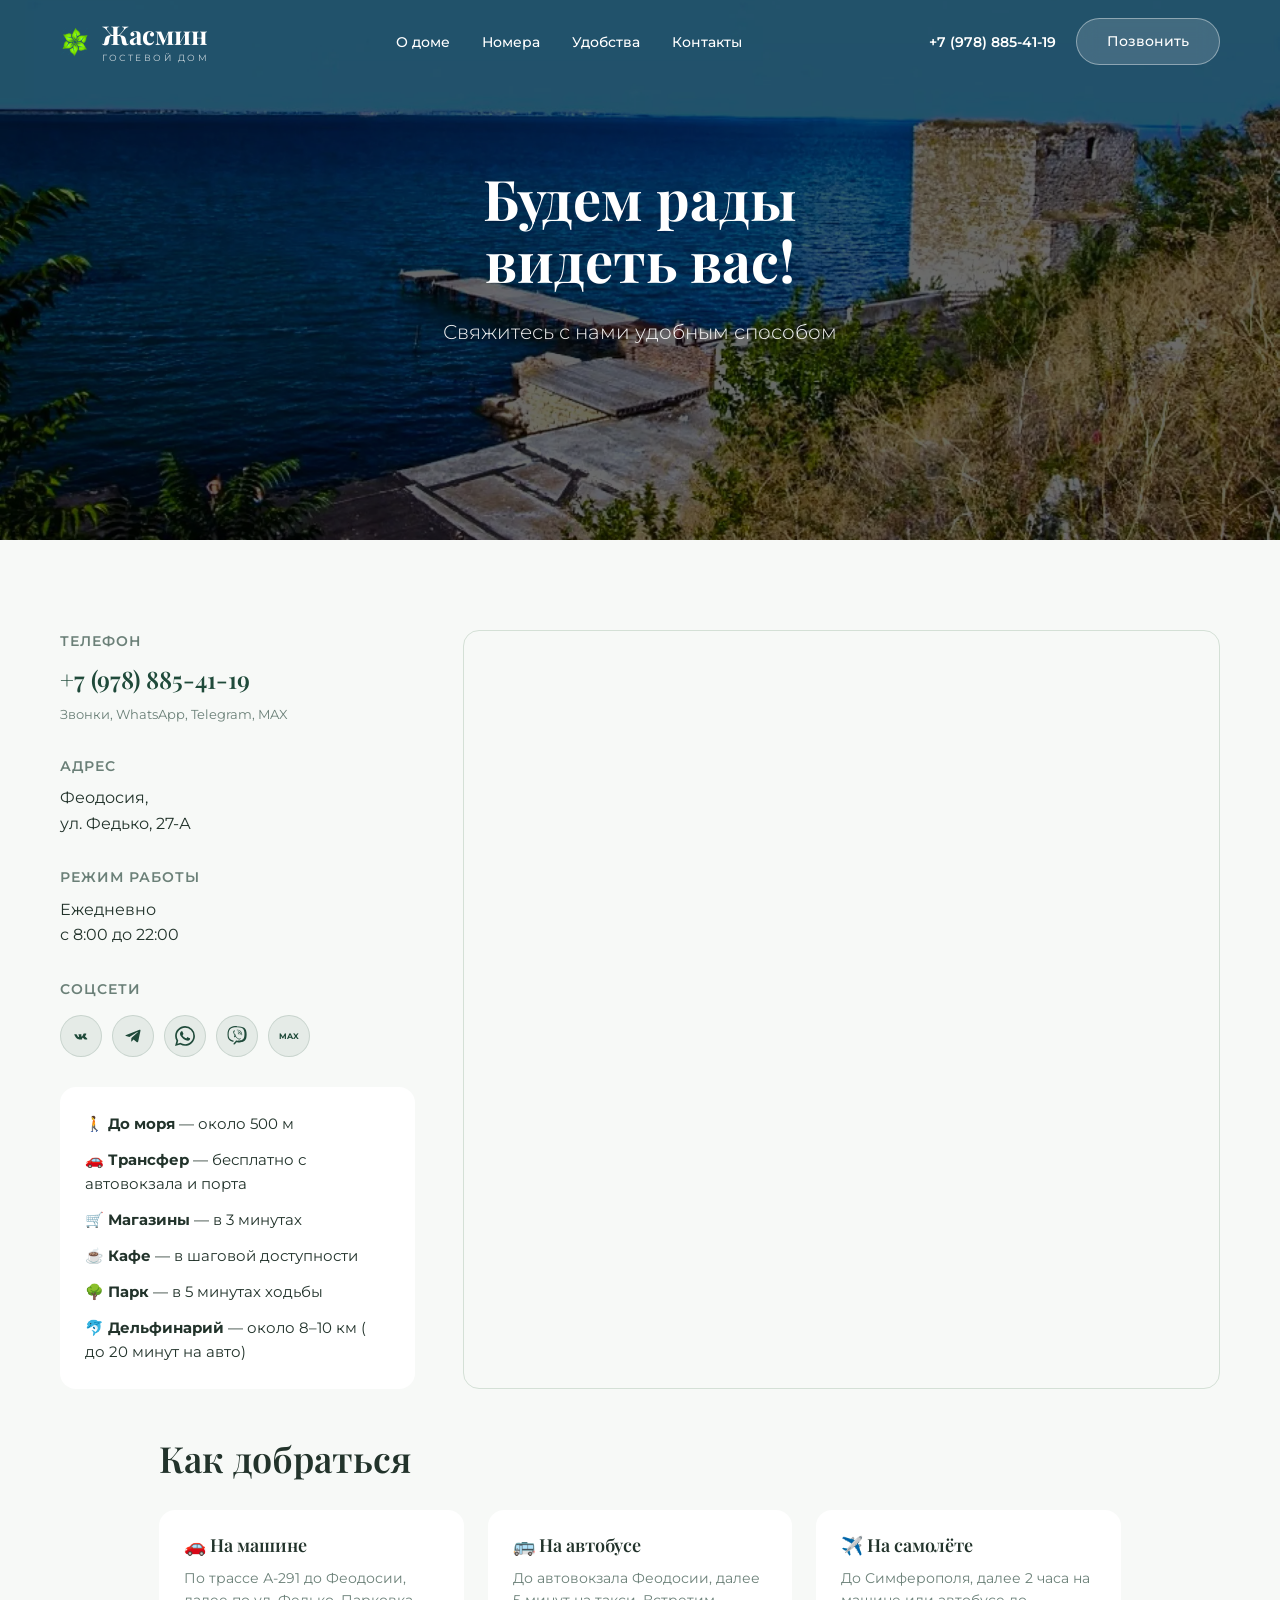
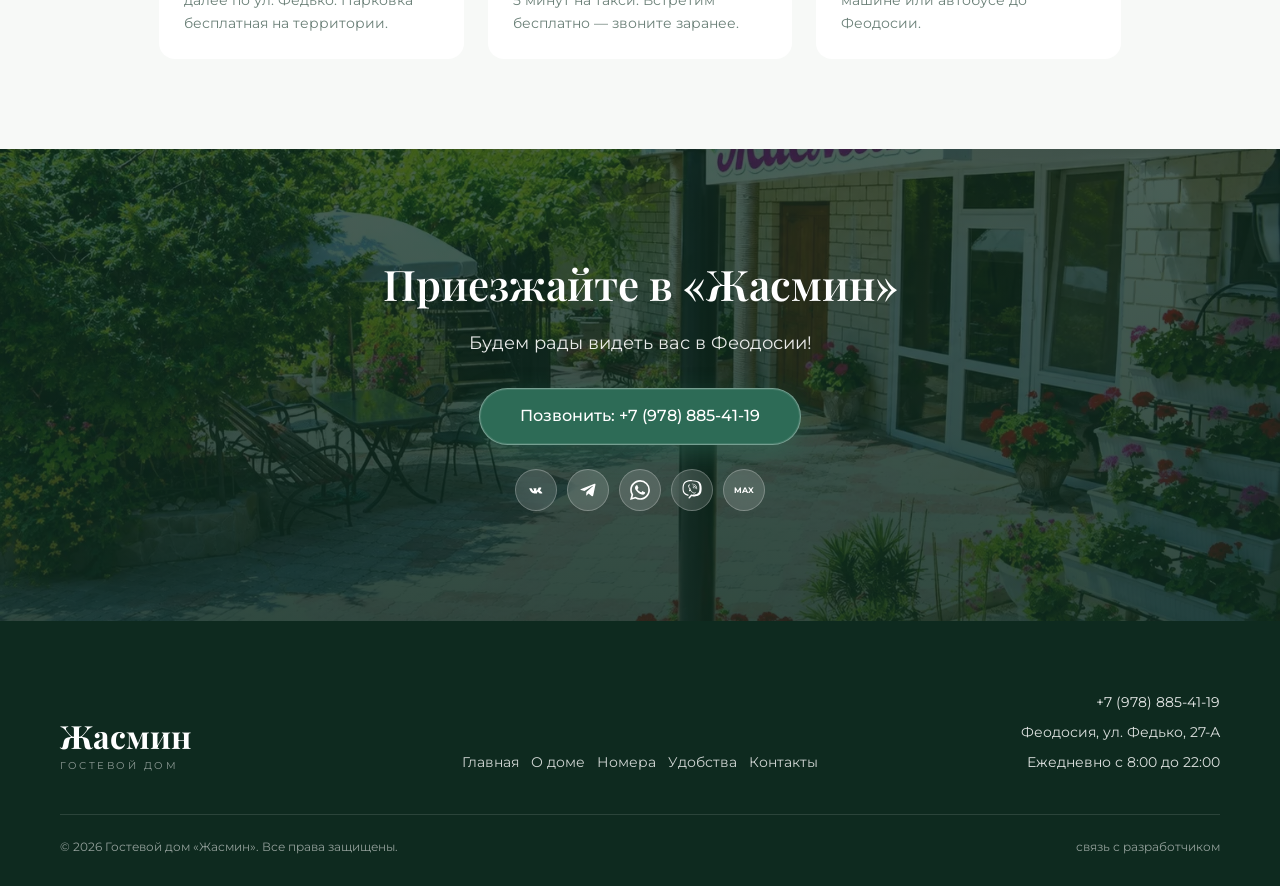
<file: contacts.html>
<!doctype html>
<html lang="ru">
  <head>
    <meta charset="UTF-8" />
    <meta name="viewport" content="width=device-width, initial-scale=1.0" />
    <title>Контакты — Гостевой дом Жасмин в Феодосии</title>
    <meta
      name="description"
      content="Свяжитесь с гостевым домом Жасмин. Адрес: Феодосия, ул. Федько, 27-А. Телефон: +7 (978) 885-41-19."
    />
    <link rel="preconnect" href="https://fonts.googleapis.com" />
    <link rel="preconnect" href="https://fonts.gstatic.com" crossorigin />
    <link
      href="https://fonts.googleapis.com/css2?family=Montserrat:wght@300;400;500;600&family=Playfair+Display:wght@400;600;700&display=swap"
      rel="stylesheet"
    />
    <link rel="stylesheet" href="css/bootstrap.min.css" />
    <link rel="stylesheet" href="css/style.css" />
  </head>
  <body>
    <!-- HEADER -->
    <header class="header header--scrolled">
      <div class="container">
        <div class="header__inner">
          <a href="index.html" class="logo">
            <div class="logo__block">
              <img src="img/logo.png" style="height: 30px" alt="logo" />
              <div class="logo__text">
                <span class="logo__name">Жасмин</span>
                <span class="logo__sub">гостевой дом</span>
              </div>
            </div>
          </a>
          <nav class="nav">
            <a href="about.html">О доме</a>
            <a href="apartaments.html">Номера</a>
            <a href="facilities.html">Удобства</a>
            <a href="contacts.html">Контакты</a>
          </nav>
          <div class="header__actions">
            <a href="tel:+79788854119" class="phone">+7 (978) 885-41-19</a>
            <a href="tel:+79788854119" class="btn btn--primary">Позвонить</a>
            <button class="burger" aria-label="Меню">
              <span></span><span></span><span></span>
            </button>
          </div>
        </div>
      </div>
    </header>

    <!-- PAGE HEADER -->
    <section class="hero" style="height: 60vh; min-height: 350px">
      <div class="hero__bg">
        <img src="img/contacts-hero.webp" alt="Контакты" />
      </div>
      <div class="hero__overlay"></div>
      <div class="hero__content">
        <h1 class="hero__title" style="font-size: 56px">
          Будем рады<br />видеть вас!
        </h1>
        <p class="hero__desc">Свяжитесь с нами удобным способом</p>
      </div>
    </section>

    <!-- CONTACTS -->
    <section class="section">
      <div class="container">
        <div class="row g-5">
          <!-- Левая колонка: контакты -->
          <div class="col-lg-4">
            <div style="margin-bottom: 30px">
              <p
                style="
                  font-weight: 600;
                  margin-bottom: 8px;
                  font-size: 14px;
                  text-transform: uppercase;
                  letter-spacing: 1px;
                  color: var(--color-text-muted);
                "
              >
                Телефон
              </p>
              <a
                href="tel:+79788854119"
                style="
                  font-size: 24px;
                  font-family: var(--font-display);
                  font-weight: 600;
                  color: var(--color-primary);
                "
              >
                +7 (978) 885-41-19
              </a>
              <p
                style="
                  font-size: 13px;
                  color: var(--color-text-muted);
                  margin-top: 5px;
                "
              >
                Звонки, WhatsApp, Telegram, MAX
              </p>
            </div>

            <div style="margin-bottom: 30px">
              <p
                style="
                  font-weight: 600;
                  margin-bottom: 8px;
                  font-size: 14px;
                  text-transform: uppercase;
                  letter-spacing: 1px;
                  color: var(--color-text-muted);
                "
              >
                Адрес
              </p>
              <p style="font-size: 16px">Феодосия,<br />ул. Федько, 27-А</p>
            </div>

            <div style="margin-bottom: 30px">
              <p
                style="
                  font-weight: 600;
                  margin-bottom: 8px;
                  font-size: 14px;
                  text-transform: uppercase;
                  letter-spacing: 1px;
                  color: var(--color-text-muted);
                "
              >
                Режим работы
              </p>
              <p style="font-size: 16px">Ежедневно<br />с 8:00 до 22:00</p>
            </div>

            <div style="margin-bottom: 30px">
              <p
                style="
                  font-weight: 600;
                  margin-bottom: 8px;
                  font-size: 14px;
                  text-transform: uppercase;
                  letter-spacing: 1px;
                  color: var(--color-text-muted);
                "
              >
                Соцсети
              </p>
              <div class="socials socials--dark-text">
                <a
                  href="https://vk.ru/id316636938"
                  target="_blank"
                  rel="noopener"
                  class="socials__link socials__link--vk"
                  aria-label="ВКонтакте"
                >
                  <svg viewBox="0 0 24 24" fill="currentColor">
                    <path
                      d="M12.785 16.241s.288-.032.436-.194c.136-.148.132-.427.132-.427s-.02-1.304.586-1.496c.597-.189 1.363 1.262 2.176 1.82.548.376.963.293.963.293l1.936-.027s1.013-.063.532-.858c-.039-.065-.28-.585-1.42-1.662-.775-.733-1.302-1.02-1.302-1.02-.291-.207-.207-.3.006-.489 0 0 .764-.747 1.296-1.871.083-.176.135-.313.135-.313.207-.463.043-.719.043-.719-.172-.263-.652-.174-.652-.174l-2.18.013s-.161-.022-.281.049c-.117.07-.191.232-.191.232s-.349.928-.814 1.717c-.982 1.667-1.375 1.755-1.535 1.65-.375-.243-.282-.977-.282-.977s.004-.573.089-1.13c.087-.483.074-.663-.179-.762-.232-.093-1.735-.016-1.735-.016s-.764.006-1.465.348c-.424.244-.513.494-.513.494-.088.208.078.185.078.185s.398-.09.597.05c.174.123.197.489.197.489s.285 1.512-.145 1.746c-.256.14-.593-.129-1.271-.975-.508-.65-.916-1.391-1.175-1.895 0 0-.139-.238-.365-.369-.234-.136-.558-.16-.558-.16l-1.619.011s-.245.002-.335.108c-.09.105-.011.338-.011.338s1.283 2.998 2.738 4.509c1.334 1.385 2.85 1.298 2.85 1.298z"
                    />
                  </svg>
                </a>
                <a
                  href="https://t.me/+79788854119"
                  target="_blank"
                  rel="noopener"
                  class="socials__link socials__link--tg"
                  aria-label="Telegram"
                >
                  <svg viewBox="0 0 24 24" fill="currentColor">
                    <path
                      d="M9.78 18.65l.28-4.23 7.68-6.92c.34-.31-.07-.46-.52-.19L7.74 13.3 3.64 12c-.88-.25-.89-.86.2-1.3l15.97-6.16c.73-.33 1.43.18 1.15 1.3l-2.72 12.81c-.19.91-.74 1.13-1.5.71L12.6 16.3l-1.99 1.93c-.23.23-.42.42-.83.42z"
                    />
                  </svg>
                </a>
                <a
                  href="https://wa.me/79788854119"
                  target="_blank"
                  rel="noopener"
                  class="socials__link socials__link--wa"
                  aria-label="WhatsApp"
                >
                  <svg viewBox="0 0 24 24" fill="currentColor">
                    <path
                      d="M17.472 14.382c-.297-.149-1.758-.867-2.03-.967-.273-.099-.471-.148-.67.15-.197.297-.767.966-.94 1.164-.173.199-.347.223-.644.075-.297-.15-1.255-.463-2.39-1.475-.883-.788-1.48-1.761-1.653-2.059-.173-.297-.018-.458.13-.606.134-.133.298-.347.446-.52.149-.174.198-.298.298-.497.099-.198.05-.371-.025-.52-.075-.149-.669-1.612-.916-2.207-.242-.579-.487-.5-.669-.51-.173-.008-.371-.01-.57-.01-.198 0-.52.074-.792.372-.272.297-1.04 1.016-1.04 2.479 0 1.462 1.065 2.875 1.213 3.074.149.198 2.096 3.2 5.077 4.487.709.306 1.262.489 1.694.625.712.227 1.36.195 1.871.118.571-.085 1.758-.719 2.006-1.413.248-.694.248-1.289.173-1.413-.074-.124-.272-.198-.57-.347m-5.421 7.403h-.004a9.87 9.87 0 0 1-5.031-1.378l-.361-.214-3.741.982.998-3.648-.235-.374a9.86 9.86 0 0 1-1.51-5.26c.001-5.45 4.436-9.884 9.888-9.884 2.64 0 5.122 1.03 6.988 2.898a9.825 9.825 0 0 1 2.893 6.994c-.003 5.45-4.437 9.884-9.885 9.884m8.413-18.297A11.815 11.815 0 0 0 12.05 0C5.495 0 .16 5.335.157 11.892c0 2.096.547 4.142 1.588 5.945L.057 24l6.305-1.654a11.882 11.882 0 0 0 5.683 1.448h.005c6.554 0 11.89-5.335 11.893-11.893a11.821 11.821 0 0 0-3.48-8.413Z"
                    />
                  </svg>
                </a>
                <a
                  href="viber://chat?number=%2B79788854119"
                  class="socials__link socials__link--viber"
                  aria-label="Viber"
                >
                  <svg viewBox="0 0 24 24" fill="currentColor">
                    <path
                      d="M11.4 0C9.473.028 5.333.344 3.02 2.467 1.302 4.187.696 6.7.633 9.817c-.06 3.11.479 5.342 2.188 7.058 1.898 1.905 5.017 2.148 5.017 2.148l.008 2.212s-.033.896.558.98c.71.102 1.142-.46 1.817-1.19.372-.406.882-.985 1.27-1.434 3.5.293 6.19-.377 6.5-.472.706-.226 4.705-.742 5.36-6.038.674-5.467-.325-8.921-2.14-10.474-.55-.473-2.762-1.96-7.34-1.985 0 0-.545-.028-1.42-.023l-.041.001zm.146 1.626c.732-.001 1.212.02 1.212.02 3.886.023 5.83 1.203 6.29 1.6 1.53 1.31 2.29 4.312 1.726 8.92-.549 4.42-3.717 4.72-4.31 4.91-.254.078-2.526.654-5.512.442 0 0-2.191 2.65-2.874 3.322-.109.107-.234.143-.234-.05v-3.42s-2.526-.195-4.074-1.75c-1.42-1.43-1.856-3.229-1.807-5.847.051-2.62.531-4.752 1.955-6.178C6.176 1.99 9.22 1.664 10.88 1.643c.505-.006.898-.003 1.129-.002l-.463-.015zM12.09 4.4a.386.386 0 0 0-.267.118.386.386 0 0 0-.117.268c.002.212.177.38.389.38h.001c1.6.014 2.955.539 3.9 1.508.947.97 1.42 2.343 1.405 3.985a.39.39 0 0 0 .376.4.387.387 0 0 0 .402-.375c.015-1.833-.53-3.41-1.616-4.522-1.085-1.11-2.634-1.717-4.455-1.732h-.018zm-3.119.56a.386.386 0 0 0-.3.135c-.395.44-.742.88-.99 1.35-.247.47-.288.75-.14 1.34.435 1.74 1.194 3.34 2.268 4.75 1.077 1.41 2.376 2.585 3.885 3.498.505.305.98.34 1.43.155.45-.184.85-.532 1.24-.965a.387.387 0 0 0-.038-.549.387.387 0 0 0-.548.038c-.327.36-.617.6-.879.707-.26.107-.46.121-.75-.053-1.36-.822-2.552-1.895-3.548-3.198-.997-1.303-1.68-2.745-2.079-4.34-.076-.306-.04-.396.093-.65.157-.298.428-.65.787-1.047a.387.387 0 0 0-.03-.548.386.386 0 0 0-.301-.118zm4.294 1.756a.388.388 0 0 0-.28.122.387.387 0 0 0-.114.28c.006.208.18.372.388.371h.001c.762.006 1.354.246 1.786.68.43.435.659 1.03.68 1.788a.388.388 0 0 0 .397.373.387.387 0 0 0 .373-.398c-.024-.913-.315-1.71-.915-2.31-.599-.6-1.388-.9-2.29-.906h-.025zm.13 1.74a.386.386 0 0 0-.29.123.386.386 0 0 0-.11.283c.004.209.18.372.389.368.203.002.36.058.462.163.104.105.16.264.161.466a.388.388 0 0 0 .391.38.387.387 0 0 0 .381-.394c-.002-.335-.104-.62-.297-.818-.193-.196-.49-.31-.88-.315h-.208zm-3.486 1.67a.733.733 0 0 0-.682.477l-.001.001-.713 1.951a.733.733 0 0 0 .386.94c.067.03.14.044.212.044h.001a.733.733 0 0 0 .685-.468l.712-1.95a.733.733 0 0 0-.386-.94.734.734 0 0 0-.214-.055z"
                    />
                  </svg>
                </a>
                <a
                  href="https://max.ru/+79788854119"
                  target="_blank"
                  rel="noopener"
                  class="socials__link socials__link--max"
                  aria-label="MAX"
                >
                  <svg viewBox="0 0 24 24" fill="currentColor">
                    <text
                      x="12"
                      y="16"
                      font-family="Montserrat, sans-serif"
                      font-size="10"
                      font-weight="700"
                      text-anchor="middle"
                      fill="currentColor"
                    >
                      MAX
                    </text>
                  </svg>
                </a>
              </div>
            </div>

            <div
              style="
                background: var(--color-white);
                padding: 25px;
                border-radius: var(--radius);
                margin-top: 30px;
              "
            >
              <p style="margin: 0 0 12px; font-size: 15px">
                🚶 <strong>До моря</strong> — около 500 м
              </p>
              <p style="margin: 0 0 12px; font-size: 15px">
                🚗 <strong>Трансфер</strong> — бесплатно с автовокзала и порта
              </p>
              <p style="margin: 0 0 12px; font-size: 15px">
                🛒 <strong>Магазины</strong> — в 3 минутах
              </p>
              <p style="margin: 0 0 12px; font-size: 15px">
                ☕ <strong>Кафе</strong> — в шаговой доступности
              </p>
              <p style="margin: 0 0 12px; font-size: 15px">
                🌳 <strong>Парк</strong> — в 5 минутах ходьбы
              </p>
              <p style="margin: 0; font-size: 15px">
                🐬 <strong>Дельфинарий</strong> — около 8–10 км ( до 20 минут на
                авто)
              </p>
            </div>
          </div>

          <!-- Правая колонка: карта -->
          <div class="col-lg-8">
            <div class="location__map" style="height: 100%; min-height: 500px">
              <iframe
                src="https://yandex.ru/map-widget/v1/?ll=35.375990%2C45.045578&mode=search&oid=109292314623&ol=biz&z=16"
                width="100%"
                height="100%"
                frameborder="0"
                allowfullscreen="true"
                style="border-radius: var(--radius)"
              >
              </iframe>
            </div>
          </div>
        </div>

        <!-- Как добраться -->
        <div class="row mt-5">
          <div class="col-lg-10 mx-auto">
            <h2 style="margin-bottom: 30px">Как добраться</h2>
            <div class="row g-4">
              <div class="col-md-4">
                <div
                  style="
                    background: var(--color-white);
                    padding: 25px;
                    border-radius: var(--radius);
                    height: 100%;
                  "
                >
                  <h3 style="font-size: 18px; margin-bottom: 10px">
                    🚗 На машине
                  </h3>
                  <p style="font-size: 14px; color: var(--color-text-muted)">
                    По трассе А-291 до Феодосии, далее по ул. Федько. Парковка
                    бесплатная на территории.
                  </p>
                </div>
              </div>
              <div class="col-md-4">
                <div
                  style="
                    background: var(--color-white);
                    padding: 25px;
                    border-radius: var(--radius);
                    height: 100%;
                  "
                >
                  <h3 style="font-size: 18px; margin-bottom: 10px">
                    🚌 На автобусе
                  </h3>
                  <p style="font-size: 14px; color: var(--color-text-muted)">
                    До автовокзала Феодосии, далее 5 минут на такси. Встретим
                    бесплатно — звоните заранее.
                  </p>
                </div>
              </div>
              <div class="col-md-4">
                <div
                  style="
                    background: var(--color-white);
                    padding: 25px;
                    border-radius: var(--radius);
                    height: 100%;
                  "
                >
                  <h3 style="font-size: 18px; margin-bottom: 10px">
                    ✈️ На самолёте
                  </h3>
                  <p style="font-size: 14px; color: var(--color-text-muted)">
                    До Симферополя, далее 2 часа на машине или автобусе до
                    Феодосии.
                  </p>
                </div>
              </div>
            </div>
          </div>
        </div>
      </div>
    </section>

    <!-- CTA -->
    <section class="cta-section fade-in">
      <div class="cta-section__bg">
        <img src="img/cta-bg.webp" alt="Феодосия" />
      </div>
      <div class="cta-section__overlay"></div>
      <div class="container">
        <h2 style="font-size: 42px; margin-bottom: 20px">
          Приезжайте в «Жасмин»
        </h2>
        <p style="font-size: 18px; margin-bottom: 30px; opacity: 0.9">
          Будем рады видеть вас в Феодосии!
        </p>

        <div class="d-flex gap-3 justify-content-center flex-wrap mb-4">
          <a
            href="tel:+79788854119"
            class="btn btn--primary"
            style="padding: 16px 40px; font-size: 16px"
          >
            Позвонить: +7 (978) 885-41-19
          </a>
        </div>

        <!-- Соцсети -->
        <div class="socials socials--cta">
          <a
            href="https://vk.ru/id316636938"
            target="_blank"
            rel="noopener"
            class="socials__link socials__link--vk"
            aria-label="ВКонтакте"
          >
            <svg viewBox="0 0 24 24" fill="currentColor">
              <path
                d="M12.785 16.241s.288-.032.436-.194c.136-.148.132-.427.132-.427s-.02-1.304.586-1.496c.597-.189 1.363 1.262 2.176 1.82.548.376.963.293.963.293l1.936-.027s1.013-.063.532-.858c-.039-.065-.28-.585-1.42-1.662-.775-.733-1.302-1.02-1.302-1.02-.291-.207-.207-.3.006-.489 0 0 .764-.747 1.296-1.871.083-.176.135-.313.135-.313.207-.463.043-.719.043-.719-.172-.263-.652-.174-.652-.174l-2.18.013s-.161-.022-.281.049c-.117.07-.191.232-.191.232s-.349.928-.814 1.717c-.982 1.667-1.375 1.755-1.535 1.65-.375-.243-.282-.977-.282-.977s.004-.573.089-1.13c.087-.483.074-.663-.179-.762-.232-.093-1.735-.016-1.735-.016s-.764.006-1.465.348c-.424.244-.513.494-.513.494-.088.208.078.185.078.185s.398-.09.597.05c.174.123.197.489.197.489s.285 1.512-.145 1.746c-.256.14-.593-.129-1.271-.975-.508-.65-.916-1.391-1.175-1.895 0 0-.139-.238-.365-.369-.234-.136-.558-.16-.558-.16l-1.619.011s-.245.002-.335.108c-.09.105-.011.338-.011.338s1.283 2.998 2.738 4.509c1.334 1.385 2.85 1.298 2.85 1.298z"
              />
            </svg>
          </a>
          <a
            href="https://t.me/+79788854119"
            target="_blank"
            rel="noopener"
            class="socials__link socials__link--tg"
            aria-label="Telegram"
          >
            <svg viewBox="0 0 24 24" fill="currentColor">
              <path
                d="M9.78 18.65l.28-4.23 7.68-6.92c.34-.31-.07-.46-.52-.19L7.74 13.3 3.64 12c-.88-.25-.89-.86.2-1.3l15.97-6.16c.73-.33 1.43.18 1.15 1.3l-2.72 12.81c-.19.91-.74 1.13-1.5.71L12.6 16.3l-1.99 1.93c-.23.23-.42.42-.83.42z"
              />
            </svg>
          </a>
          <a
            href="https://wa.me/79788854119"
            target="_blank"
            rel="noopener"
            class="socials__link socials__link--wa"
            aria-label="WhatsApp"
          >
            <svg viewBox="0 0 24 24" fill="currentColor">
              <path
                d="M17.472 14.382c-.297-.149-1.758-.867-2.03-.967-.273-.099-.471-.148-.67.15-.197.297-.767.966-.94 1.164-.173.199-.347.223-.644.075-.297-.15-1.255-.463-2.39-1.475-.883-.788-1.48-1.761-1.653-2.059-.173-.297-.018-.458.13-.606.134-.133.298-.347.446-.52.149-.174.198-.298.298-.497.099-.198.05-.371-.025-.52-.075-.149-.669-1.612-.916-2.207-.242-.579-.487-.5-.669-.51-.173-.008-.371-.01-.57-.01-.198 0-.52.074-.792.372-.272.297-1.04 1.016-1.04 2.479 0 1.462 1.065 2.875 1.213 3.074.149.198 2.096 3.2 5.077 4.487.709.306 1.262.489 1.694.625.712.227 1.36.195 1.871.118.571-.085 1.758-.719 2.006-1.413.248-.694.248-1.289.173-1.413-.074-.124-.272-.198-.57-.347m-5.421 7.403h-.004a9.87 9.87 0 0 1-5.031-1.378l-.361-.214-3.741.982.998-3.648-.235-.374a9.86 9.86 0 0 1-1.51-5.26c.001-5.45 4.436-9.884 9.888-9.884 2.64 0 5.122 1.03 6.988 2.898a9.825 9.825 0 0 1 2.893 6.994c-.003 5.45-4.437 9.884-9.885 9.884m8.413-18.297A11.815 11.815 0 0 0 12.05 0C5.495 0 .16 5.335.157 11.892c0 2.096.547 4.142 1.588 5.945L.057 24l6.305-1.654a11.882 11.882 0 0 0 5.683 1.448h.005c6.554 0 11.89-5.335 11.893-11.893a11.821 11.821 0 0 0-3.48-8.413Z"
              />
            </svg>
          </a>
          <a
            href="viber://chat?number=%2B79788854119"
            class="socials__link socials__link--viber"
            aria-label="Viber"
          >
            <svg viewBox="0 0 24 24" fill="currentColor">
              <path
                d="M11.4 0C9.473.028 5.333.344 3.02 2.467 1.302 4.187.696 6.7.633 9.817c-.06 3.11.479 5.342 2.188 7.058 1.898 1.905 5.017 2.148 5.017 2.148l.008 2.212s-.033.896.558.98c.71.102 1.142-.46 1.817-1.19.372-.406.882-.985 1.27-1.434 3.5.293 6.19-.377 6.5-.472.706-.226 4.705-.742 5.36-6.038.674-5.467-.325-8.921-2.14-10.474-.55-.473-2.762-1.96-7.34-1.985 0 0-.545-.028-1.42-.023l-.041.001zm.146 1.626c.732-.001 1.212.02 1.212.02 3.886.023 5.83 1.203 6.29 1.6 1.53 1.31 2.29 4.312 1.726 8.92-.549 4.42-3.717 4.72-4.31 4.91-.254.078-2.526.654-5.512.442 0 0-2.191 2.65-2.874 3.322-.109.107-.234.143-.234-.05v-3.42s-2.526-.195-4.074-1.75c-1.42-1.43-1.856-3.229-1.807-5.847.051-2.62.531-4.752 1.955-6.178C6.176 1.99 9.22 1.664 10.88 1.643c.505-.006.898-.003 1.129-.002l-.463-.015zM12.09 4.4a.386.386 0 0 0-.267.118.386.386 0 0 0-.117.268c.002.212.177.38.389.38h.001c1.6.014 2.955.539 3.9 1.508.947.97 1.42 2.343 1.405 3.985a.39.39 0 0 0 .376.4.387.387 0 0 0 .402-.375c.015-1.833-.53-3.41-1.616-4.522-1.085-1.11-2.634-1.717-4.455-1.732h-.018zm-3.119.56a.386.386 0 0 0-.3.135c-.395.44-.742.88-.99 1.35-.247.47-.288.75-.14 1.34.435 1.74 1.194 3.34 2.268 4.75 1.077 1.41 2.376 2.585 3.885 3.498.505.305.98.34 1.43.155.45-.184.85-.532 1.24-.965a.387.387 0 0 0-.038-.549.387.387 0 0 0-.548.038c-.327.36-.617.6-.879.707-.26.107-.46.121-.75-.053-1.36-.822-2.552-1.895-3.548-3.198-.997-1.303-1.68-2.745-2.079-4.34-.076-.306-.04-.396.093-.65.157-.298.428-.65.787-1.047a.387.387 0 0 0-.03-.548.386.386 0 0 0-.301-.118zm4.294 1.756a.388.388 0 0 0-.28.122.387.387 0 0 0-.114.28c.006.208.18.372.388.371h.001c.762.006 1.354.246 1.786.68.43.435.659 1.03.68 1.788a.388.388 0 0 0 .397.373.387.387 0 0 0 .373-.398c-.024-.913-.315-1.71-.915-2.31-.599-.6-1.388-.9-2.29-.906h-.025zm.13 1.74a.386.386 0 0 0-.29.123.386.386 0 0 0-.11.283c.004.209.18.372.389.368.203.002.36.058.462.163.104.105.16.264.161.466a.388.388 0 0 0 .391.38.387.387 0 0 0 .381-.394c-.002-.335-.104-.62-.297-.818-.193-.196-.49-.31-.88-.315h-.208zm-3.486 1.67a.733.733 0 0 0-.682.477l-.001.001-.713 1.951a.733.733 0 0 0 .386.94c.067.03.14.044.212.044h.001a.733.733 0 0 0 .685-.468l.712-1.95a.733.733 0 0 0-.386-.94.734.734 0 0 0-.214-.055z"
              />
            </svg>
          </a>
          <a
            href="https://max.ru/+79788854119"
            target="_blank"
            rel="noopener"
            class="socials__link socials__link--max"
            aria-label="MAX"
          >
            <svg viewBox="0 0 24 24" fill="currentColor">
              <text
                x="12"
                y="16"
                font-family="Montserrat, sans-serif"
                font-size="10"
                font-weight="700"
                text-anchor="middle"
                fill="currentColor"
              >
                MAX
              </text>
            </svg>
          </a>
        </div>
      </div>
    </section>

    <!-- FOOTER -->
    <footer class="footer">
      <div class="container">
        <div class="row g-4 footer__grid">
          <div class="col-md-4 footer__logo">
            <span class="logo__name">Жасмин</span>
            <span class="logo__sub">гостевой дом</span>
          </div>
          <div class="col-md-4">
            <div class="footer__nav">
              <a href="index.html">Главная</a>
              <a href="about.html">О доме</a>
              <a href="apartaments.html">Номера</a>
              <a href="facilities.html">Удобства</a>
              <a href="contacts.html">Контакты</a>
            </div>
          </div>
          <div class="col-md-4">
            <div class="footer__contacts">
              <a href="tel:+79788854119">+7 (978) 885-41-19</a>
              <p>Феодосия, ул. Федько, 27-А</p>
              <p>Ежедневно с 8:00 до 22:00</p>
            </div>
          </div>
        </div>
        <div class="footer__bottom">
          <p>© 2026 Гостевой дом «Жасмин». Все права защищены.</p>
          <p>
            <a
              href="https://t.me/Spichka_AI"
              target="_blank"
              rel="noopener"
              class="dev-link"
            >
              связь с разработчиком
            </a>
          </p>
        </div>
      </div>
    </footer>

    <script src="js/index.js"></script>
  </body>
</html>
</file>
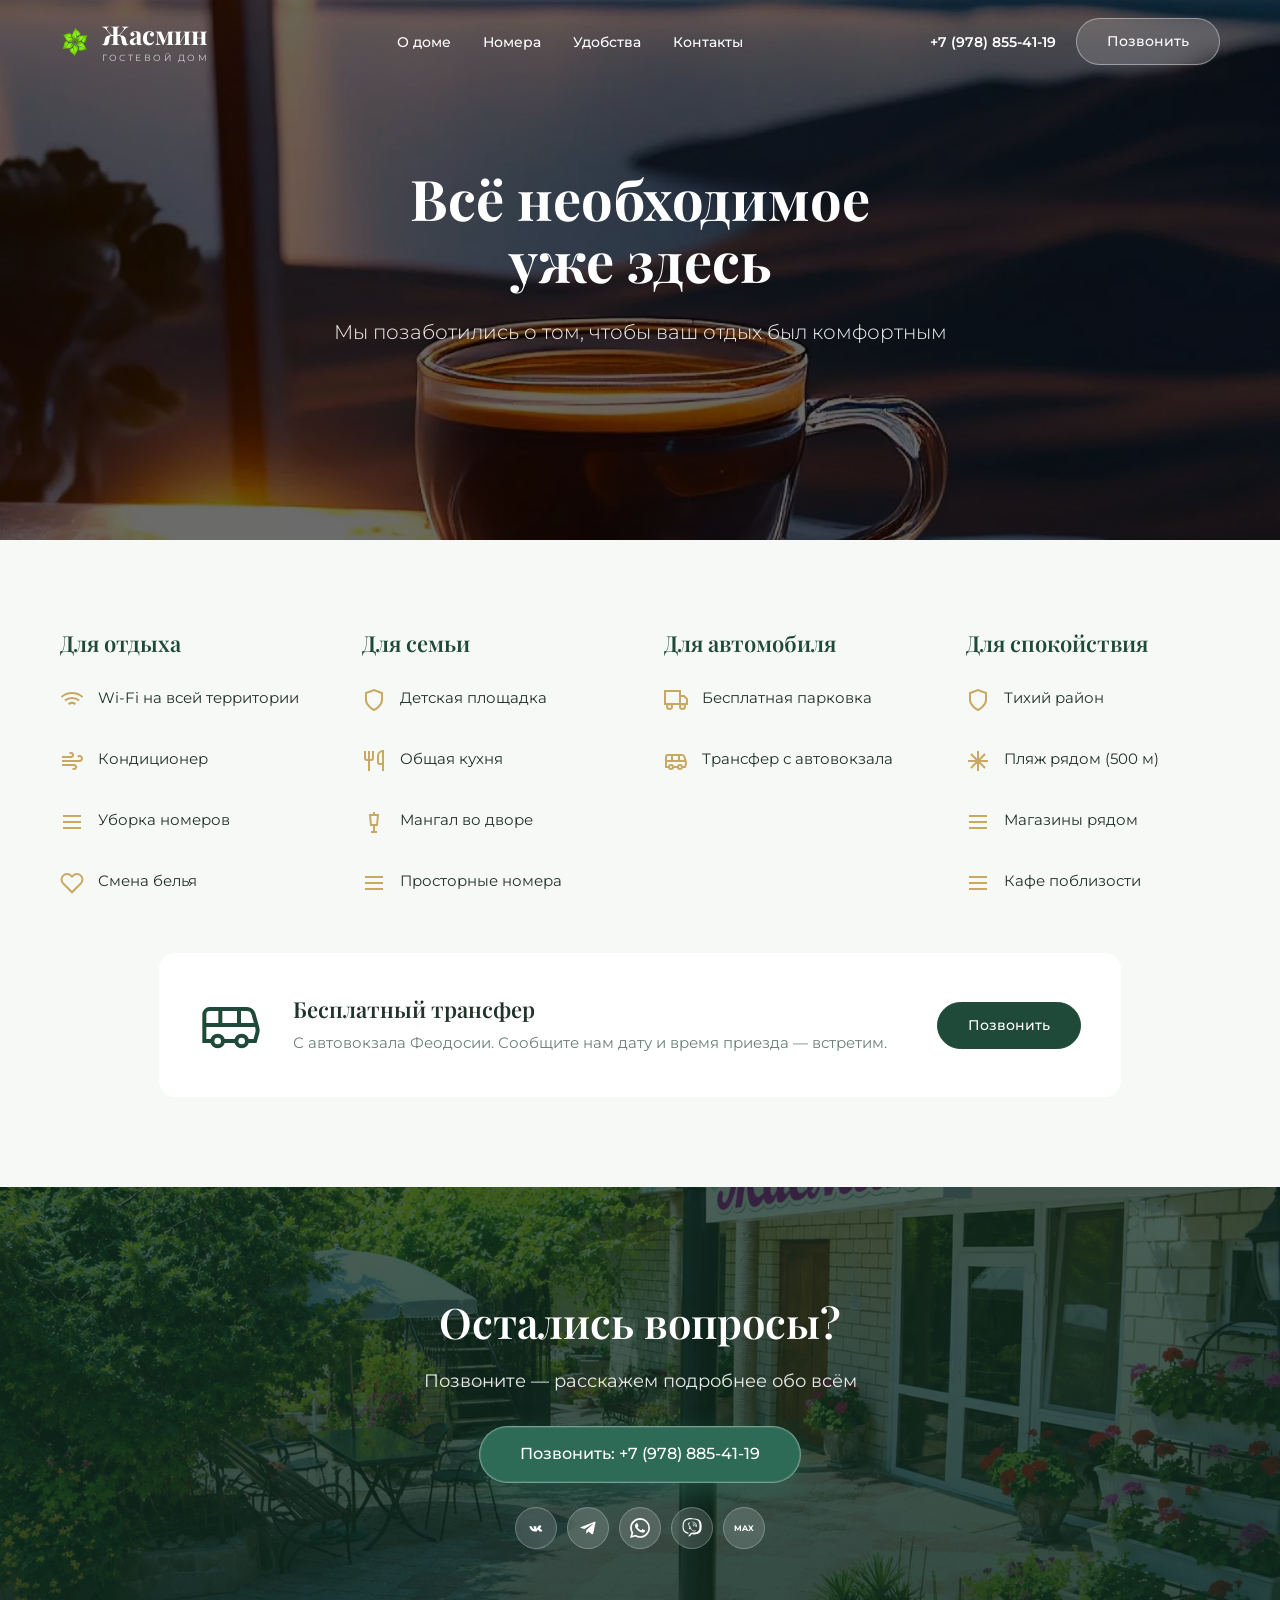
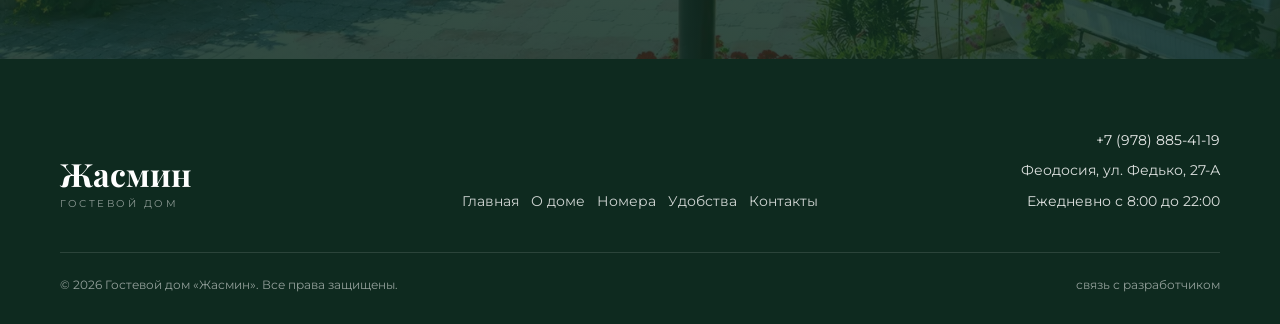
<file: facilities.html>
<!doctype html>
<html lang="ru">
  <head>
    <meta charset="UTF-8" />
    <meta name="viewport" content="width=device-width, initial-scale=1.0" />
    <title>Удобства — Гостевой дом Жасмин в Феодосии</title>
    <meta
      name="description"
      content="Wi-Fi, кондиционер, парковка, кухня, мангал, детская площадка. Всё для комфортного отдыха в гостевом доме Жасмин."
    />
    <link rel="preconnect" href="https://fonts.googleapis.com" />
    <link rel="preconnect" href="https://fonts.gstatic.com" crossorigin />
    <link
      href="https://fonts.googleapis.com/css2?family=Montserrat:wght@300;400;500;600&family=Playfair+Display:wght@400;600;700&display=swap"
      rel="stylesheet"
    />
    <link rel="stylesheet" href="css/bootstrap.min.css" />
    <link rel="stylesheet" href="css/style.css" />
  </head>
  <body>
    <!-- HEADER -->
    <header class="header header--scrolled">
      <div class="container">
        <div class="header__inner">
          <a href="index.html" class="logo">
            <div class="logo__block">
              <img src="img/logo.png" style="height: 30px" alt="logo" />
              <div class="logo__text">
                <span class="logo__name">Жасмин</span>
                <span class="logo__sub">гостевой дом</span>
              </div>
            </div>
          </a>
          <nav class="nav">
            <a href="about.html">О доме</a>
            <a href="apartaments.html">Номера</a>
            <a href="facilities.html">Удобства</a>
            <a href="contacts.html">Контакты</a>
          </nav>
          <div class="header__actions">
            <a href="tel:+79788854119" class="phone">+7 (978) 855-41-19</a>
            <a href="tel:+79788854119" class="btn btn--primary">Позвонить</a>
            <button class="burger" aria-label="Меню">
              <span></span><span></span><span></span>
            </button>
          </div>
        </div>
      </div>
    </header>

    <!-- PAGE HEADER -->
    <section class="hero" style="height: 60vh; min-height: 350px">
      <div class="hero__bg">
        <img src="img/facilities-hero.webp" alt="Удобства гостевого дома" />
      </div>
      <div class="hero__overlay"></div>
      <div class="hero__content">
        <h1 class="hero__title" style="font-size: 56px">
          Всё необходимое<br />уже здесь
        </h1>
        <p class="hero__desc">
          Мы позаботились о том, чтобы ваш отдых был комфортным
        </p>
      </div>
    </section>

    <!-- FACILITIES -->
    <section class="section">
      <div class="container">
        <div class="row g-5">
          <!-- Для отдыха -->
          <div class="col-md-6 col-lg-3">
            <h3
              style="
                margin-bottom: 20px;
                color: var(--color-primary);
                font-size: 22px;
              "
            >
              Для отдыха
            </h3>
            <ul style="display: flex; flex-direction: column; gap: 15px">
              <li class="facility-item">
                <svg
                  class="facility-item__icon"
                  viewBox="0 0 24 24"
                  fill="none"
                  stroke="currentColor"
                  stroke-width="2"
                >
                  <path
                    d="M5 12.55a11 11 0 0 1 14.08 0M1.42 9a16 16 0 0 1 21.16 0M8.53 16.11a6 6 0 0 1 6.95 0M12 20h.01"
                  />
                </svg>
                <span class="facility-item__text"
                  >Wi-Fi на всей территории</span
                >
              </li>
              <li class="facility-item">
                <svg
                  class="facility-item__icon"
                  viewBox="0 0 24 24"
                  fill="none"
                  stroke="currentColor"
                  stroke-width="2"
                >
                  <path
                    d="M9.59 4.59A2 2 0 1 1 11 8H2m10.59 11.41A2 2 0 1 0 14 16H2m15.73-8.27A2.5 2.5 0 1 1 19.5 12H2"
                  />
                </svg>
                <span class="facility-item__text">Кондиционер</span>
              </li>
              <li class="facility-item">
                <svg
                  class="facility-item__icon"
                  viewBox="0 0 24 24"
                  fill="none"
                  stroke="currentColor"
                  stroke-width="2"
                >
                  <path d="M3 6h18M3 12h18M3 18h18" />
                </svg>
                <span class="facility-item__text">Уборка номеров</span>
              </li>
              <li class="facility-item">
                <svg
                  class="facility-item__icon"
                  viewBox="0 0 24 24"
                  fill="none"
                  stroke="currentColor"
                  stroke-width="2"
                >
                  <path
                    d="M20.84 4.61a5.5 5.5 0 0 0-7.78 0L12 5.67l-1.06-1.06a5.5 5.5 0 0 0-7.78 7.78l1.06 1.06L12 21.23l7.78-7.78 1.06-1.06a5.5 5.5 0 0 0 0-7.78z"
                  />
                </svg>
                <span class="facility-item__text">Смена белья</span>
              </li>
            </ul>
          </div>

          <!-- Для семьи -->
          <div class="col-md-6 col-lg-3">
            <h3
              style="
                margin-bottom: 20px;
                color: var(--color-primary);
                font-size: 22px;
              "
            >
              Для семьи
            </h3>
            <ul style="display: flex; flex-direction: column; gap: 15px">
              <li class="facility-item">
                <svg
                  class="facility-item__icon"
                  viewBox="0 0 24 24"
                  fill="none"
                  stroke="currentColor"
                  stroke-width="2"
                >
                  <path d="M12 22s8-4 8-10V5l-8-3-8 3v7c0 6 8 10 8 10z" />
                </svg>
                <span class="facility-item__text">Детская площадка</span>
              </li>
              <li class="facility-item">
                <svg
                  class="facility-item__icon"
                  viewBox="0 0 24 24"
                  fill="none"
                  stroke="currentColor"
                  stroke-width="2"
                >
                  <path d="M3 2v7c0 1.1.9 2 2 2h4a2 2 0 0 0 2-2V2"></path>
                  <path d="M7 2v20"></path>
                  <path
                    d="M21 15V2v0a5 5 0 0 0-5 5v6c0 1.1.9 2 2 2h3zm0 0v7"
                  ></path>
                </svg>
                <span class="facility-item__text">Общая кухня</span>
              </li>
              <li class="facility-item">
                <svg
                  class="facility-item__icon"
                  viewBox="0 0 24 24"
                  fill="none"
                  stroke="currentColor"
                  stroke-width="2"
                >
                  <path d="M12 2v3M8 5h8l-1 10H9L8 5z"></path>
                  <path d="M12 15v7"></path>
                  <path d="M9 22h6"></path>
                </svg>
                <span class="facility-item__text">Мангал во дворе</span>
              </li>
              <li class="facility-item">
                <svg
                  class="facility-item__icon"
                  viewBox="0 0 24 24"
                  fill="none"
                  stroke="currentColor"
                  stroke-width="2"
                >
                  <path d="M3 6h18M3 12h18M3 18h18" />
                </svg>
                <span class="facility-item__text">Просторные номера</span>
              </li>
            </ul>
          </div>

          <!-- Для автомобиля -->
          <div class="col-md-6 col-lg-3">
            <h3
              style="
                margin-bottom: 20px;
                color: var(--color-primary);
                font-size: 22px;
              "
            >
              Для автомобиля
            </h3>
            <ul style="display: flex; flex-direction: column; gap: 15px">
              <li class="facility-item">
                <svg
                  class="facility-item__icon"
                  viewBox="0 0 24 24"
                  fill="none"
                  stroke="currentColor"
                  stroke-width="2"
                >
                  <rect x="1" y="3" width="15" height="13"></rect>
                  <polygon points="16 8 20 8 23 11 23 16 16 16 16 8"></polygon>
                  <circle cx="5.5" cy="18.5" r="2.5"></circle>
                  <circle cx="18.5" cy="18.5" r="2.5"></circle>
                </svg>
                <span class="facility-item__text">Бесплатная парковка</span>
              </li>
              <li class="facility-item">
                <svg
                  class="facility-item__icon"
                  viewBox="0 0 24 24"
                  fill="none"
                  stroke="currentColor"
                  stroke-width="2"
                >
                  <path
                    d="M8 6v6M15 6v6M2 12h19.6M18 18h3s.5-1.7.8-2.8c.1-.4.2-.8.2-1.2 0-.4-.1-.8-.2-1.2l-1.4-5C20.1 6.8 19.1 6 18 6H4a2 2 0 0 0-2 2v10h3"
                  ></path>
                  <circle cx="7" cy="18" r="2"></circle>
                  <path d="M9 18h5"></path>
                  <circle cx="16" cy="18" r="2"></circle>
                </svg>
                <span class="facility-item__text">Трансфер с автовокзала</span>
              </li>
            </ul>
          </div>

          <!-- Для спокойствия -->
          <div class="col-md-6 col-lg-3">
            <h3
              style="
                margin-bottom: 20px;
                color: var(--color-primary);
                font-size: 22px;
              "
            >
              Для спокойствия
            </h3>
            <ul style="display: flex; flex-direction: column; gap: 15px">
              <li class="facility-item">
                <svg
                  class="facility-item__icon"
                  viewBox="0 0 24 24"
                  fill="none"
                  stroke="currentColor"
                  stroke-width="2"
                >
                  <path d="M12 22s8-4 8-10V5l-8-3-8 3v7c0 6 8 10 8 10z" />
                </svg>
                <span class="facility-item__text">Тихий район</span>
              </li>
              <li class="facility-item">
                <svg
                  class="facility-item__icon"
                  viewBox="0 0 24 24"
                  fill="none"
                  stroke="currentColor"
                  stroke-width="2"
                >
                  <path
                    d="M2 12h20M12 2v20M4.93 4.93l14.14 14.14M4.93 19.07L19.07 4.93"
                  />
                </svg>
                <span class="facility-item__text">Пляж рядом (500 м)</span>
              </li>
              <li class="facility-item">
                <svg
                  class="facility-item__icon"
                  viewBox="0 0 24 24"
                  fill="none"
                  stroke="currentColor"
                  stroke-width="2"
                >
                  <path d="M3 6h18M3 12h18M3 18h18" />
                </svg>
                <span class="facility-item__text">Магазины рядом</span>
              </li>
              <li class="facility-item">
                <svg
                  class="facility-item__icon"
                  viewBox="0 0 24 24"
                  fill="none"
                  stroke="currentColor"
                  stroke-width="2"
                >
                  <path d="M3 6h18M3 12h18M3 18h18" />
                </svg>
                <span class="facility-item__text">Кафе поблизости</span>
              </li>
            </ul>
          </div>
        </div>

        <!-- Трансфер (отдельный блок) -->
        <div class="row mt-5">
          <div class="col-lg-10 mx-auto">
            <div
              style="
                background: var(--color-white);
                padding: 40px;
                border-radius: var(--radius);
                display: flex;
                align-items: center;
                gap: 30px;
                flex-wrap: wrap;
              "
            >
              <svg
                width="64"
                height="64"
                viewBox="0 0 24 24"
                fill="none"
                stroke="var(--color-primary)"
                stroke-width="1.5"
                style="flex-shrink: 0"
              >
                <path
                  d="M8 6v6M15 6v6M2 12h19.6M18 18h3s.5-1.7.8-2.8c.1-.4.2-.8.2-1.2 0-.4-.1-.8-.2-1.2l-1.4-5C20.1 6.8 19.1 6 18 6H4a2 2 0 0 0-2 2v10h3"
                ></path>
                <circle cx="7" cy="18" r="2"></circle>
                <path d="M9 18h5"></path>
                <circle cx="16" cy="18" r="2"></circle>
              </svg>
              <div style="flex: 1; min-width: 200px">
                <h3 style="margin-bottom: 8px; font-size: 22px">
                  Бесплатный трансфер
                </h3>
                <p style="color: var(--color-text-muted); font-size: 15px">
                  С автовокзала Феодосии. Сообщите нам дату и время приезда —
                  встретим.
                </p>
              </div>
              <a href="tel:+79788854119" class="btn btn--primary">Позвонить</a>
            </div>
          </div>
        </div>
      </div>
    </section>

    <!-- CTA -->
    <section class="cta-section fade-in">
      <div class="cta-section__bg">
        <img src="img/cta-bg.webp" alt="Феодосия" />
      </div>
      <div class="cta-section__overlay"></div>
      <div class="container">
        <h2 style="font-size: 42px; margin-bottom: 20px">Остались вопросы?</h2>
        <p style="font-size: 18px; margin-bottom: 30px; opacity: 0.9">
          Позвоните — расскажем подробнее обо всём
        </p>

        <div class="d-flex gap-3 justify-content-center flex-wrap mb-4">
          <a
            href="tel:+79788854119"
            class="btn btn--primary"
            style="padding: 16px 40px; font-size: 16px"
          >
            Позвонить: +7 (978) 885-41-19
          </a>
        </div>

        <!-- Соцсети -->
        <div class="socials socials--cta">
          <a
            href="https://vk.ru/id316636938"
            target="_blank"
            rel="noopener"
            class="socials__link socials__link--vk"
            aria-label="ВКонтакте"
          >
            <svg viewBox="0 0 24 24" fill="currentColor">
              <path
                d="M12.785 16.241s.288-.032.436-.194c.136-.148.132-.427.132-.427s-.02-1.304.586-1.496c.597-.189 1.363 1.262 2.176 1.82.548.376.963.293.963.293l1.936-.027s1.013-.063.532-.858c-.039-.065-.28-.585-1.42-1.662-.775-.733-1.302-1.02-1.302-1.02-.291-.207-.207-.3.006-.489 0 0 .764-.747 1.296-1.871.083-.176.135-.313.135-.313.207-.463.043-.719.043-.719-.172-.263-.652-.174-.652-.174l-2.18.013s-.161-.022-.281.049c-.117.07-.191.232-.191.232s-.349.928-.814 1.717c-.982 1.667-1.375 1.755-1.535 1.65-.375-.243-.282-.977-.282-.977s.004-.573.089-1.13c.087-.483.074-.663-.179-.762-.232-.093-1.735-.016-1.735-.016s-.764.006-1.465.348c-.424.244-.513.494-.513.494-.088.208.078.185.078.185s.398-.09.597.05c.174.123.197.489.197.489s.285 1.512-.145 1.746c-.256.14-.593-.129-1.271-.975-.508-.65-.916-1.391-1.175-1.895 0 0-.139-.238-.365-.369-.234-.136-.558-.16-.558-.16l-1.619.011s-.245.002-.335.108c-.09.105-.011.338-.011.338s1.283 2.998 2.738 4.509c1.334 1.385 2.85 1.298 2.85 1.298z"
              />
            </svg>
          </a>
          <a
            href="https://t.me/+79788854119"
            target="_blank"
            rel="noopener"
            class="socials__link socials__link--tg"
            aria-label="Telegram"
          >
            <svg viewBox="0 0 24 24" fill="currentColor">
              <path
                d="M9.78 18.65l.28-4.23 7.68-6.92c.34-.31-.07-.46-.52-.19L7.74 13.3 3.64 12c-.88-.25-.89-.86.2-1.3l15.97-6.16c.73-.33 1.43.18 1.15 1.3l-2.72 12.81c-.19.91-.74 1.13-1.5.71L12.6 16.3l-1.99 1.93c-.23.23-.42.42-.83.42z"
              />
            </svg>
          </a>
          <a
            href="https://wa.me/79788854119"
            target="_blank"
            rel="noopener"
            class="socials__link socials__link--wa"
            aria-label="WhatsApp"
          >
            <svg viewBox="0 0 24 24" fill="currentColor">
              <path
                d="M17.472 14.382c-.297-.149-1.758-.867-2.03-.967-.273-.099-.471-.148-.67.15-.197.297-.767.966-.94 1.164-.173.199-.347.223-.644.075-.297-.15-1.255-.463-2.39-1.475-.883-.788-1.48-1.761-1.653-2.059-.173-.297-.018-.458.13-.606.134-.133.298-.347.446-.52.149-.174.198-.298.298-.497.099-.198.05-.371-.025-.52-.075-.149-.669-1.612-.916-2.207-.242-.579-.487-.5-.669-.51-.173-.008-.371-.01-.57-.01-.198 0-.52.074-.792.372-.272.297-1.04 1.016-1.04 2.479 0 1.462 1.065 2.875 1.213 3.074.149.198 2.096 3.2 5.077 4.487.709.306 1.262.489 1.694.625.712.227 1.36.195 1.871.118.571-.085 1.758-.719 2.006-1.413.248-.694.248-1.289.173-1.413-.074-.124-.272-.198-.57-.347m-5.421 7.403h-.004a9.87 9.87 0 0 1-5.031-1.378l-.361-.214-3.741.982.998-3.648-.235-.374a9.86 9.86 0 0 1-1.51-5.26c.001-5.45 4.436-9.884 9.888-9.884 2.64 0 5.122 1.03 6.988 2.898a9.825 9.825 0 0 1 2.893 6.994c-.003 5.45-4.437 9.884-9.885 9.884m8.413-18.297A11.815 11.815 0 0 0 12.05 0C5.495 0 .16 5.335.157 11.892c0 2.096.547 4.142 1.588 5.945L.057 24l6.305-1.654a11.882 11.882 0 0 0 5.683 1.448h.005c6.554 0 11.89-5.335 11.893-11.893a11.821 11.821 0 0 0-3.48-8.413Z"
              />
            </svg>
          </a>
          <a
            href="viber://chat?number=%2B79788854119"
            class="socials__link socials__link--viber"
            aria-label="Viber"
          >
            <svg viewBox="0 0 24 24" fill="currentColor">
              <path
                d="M11.4 0C9.473.028 5.333.344 3.02 2.467 1.302 4.187.696 6.7.633 9.817c-.06 3.11.479 5.342 2.188 7.058 1.898 1.905 5.017 2.148 5.017 2.148l.008 2.212s-.033.896.558.98c.71.102 1.142-.46 1.817-1.19.372-.406.882-.985 1.27-1.434 3.5.293 6.19-.377 6.5-.472.706-.226 4.705-.742 5.36-6.038.674-5.467-.325-8.921-2.14-10.474-.55-.473-2.762-1.96-7.34-1.985 0 0-.545-.028-1.42-.023l-.041.001zm.146 1.626c.732-.001 1.212.02 1.212.02 3.886.023 5.83 1.203 6.29 1.6 1.53 1.31 2.29 4.312 1.726 8.92-.549 4.42-3.717 4.72-4.31 4.91-.254.078-2.526.654-5.512.442 0 0-2.191 2.65-2.874 3.322-.109.107-.234.143-.234-.05v-3.42s-2.526-.195-4.074-1.75c-1.42-1.43-1.856-3.229-1.807-5.847.051-2.62.531-4.752 1.955-6.178C6.176 1.99 9.22 1.664 10.88 1.643c.505-.006.898-.003 1.129-.002l-.463-.015zM12.09 4.4a.386.386 0 0 0-.267.118.386.386 0 0 0-.117.268c.002.212.177.38.389.38h.001c1.6.014 2.955.539 3.9 1.508.947.97 1.42 2.343 1.405 3.985a.39.39 0 0 0 .376.4.387.387 0 0 0 .402-.375c.015-1.833-.53-3.41-1.616-4.522-1.085-1.11-2.634-1.717-4.455-1.732h-.018zm-3.119.56a.386.386 0 0 0-.3.135c-.395.44-.742.88-.99 1.35-.247.47-.288.75-.14 1.34.435 1.74 1.194 3.34 2.268 4.75 1.077 1.41 2.376 2.585 3.885 3.498.505.305.98.34 1.43.155.45-.184.85-.532 1.24-.965a.387.387 0 0 0-.038-.549.387.387 0 0 0-.548.038c-.327.36-.617.6-.879.707-.26.107-.46.121-.75-.053-1.36-.822-2.552-1.895-3.548-3.198-.997-1.303-1.68-2.745-2.079-4.34-.076-.306-.04-.396.093-.65.157-.298.428-.65.787-1.047a.387.387 0 0 0-.03-.548.386.386 0 0 0-.301-.118zm4.294 1.756a.388.388 0 0 0-.28.122.387.387 0 0 0-.114.28c.006.208.18.372.388.371h.001c.762.006 1.354.246 1.786.68.43.435.659 1.03.68 1.788a.388.388 0 0 0 .397.373.387.387 0 0 0 .373-.398c-.024-.913-.315-1.71-.915-2.31-.599-.6-1.388-.9-2.29-.906h-.025zm.13 1.74a.386.386 0 0 0-.29.123.386.386 0 0 0-.11.283c.004.209.18.372.389.368.203.002.36.058.462.163.104.105.16.264.161.466a.388.388 0 0 0 .391.38.387.387 0 0 0 .381-.394c-.002-.335-.104-.62-.297-.818-.193-.196-.49-.31-.88-.315h-.208zm-3.486 1.67a.733.733 0 0 0-.682.477l-.001.001-.713 1.951a.733.733 0 0 0 .386.94c.067.03.14.044.212.044h.001a.733.733 0 0 0 .685-.468l.712-1.95a.733.733 0 0 0-.386-.94.734.734 0 0 0-.214-.055z"
              />
            </svg>
          </a>
          <a
            href="https://max.ru/+79788854119"
            target="_blank"
            rel="noopener"
            class="socials__link socials__link--max"
            aria-label="MAX"
          >
            <svg viewBox="0 0 24 24" fill="currentColor">
              <text
                x="12"
                y="16"
                font-family="Montserrat, sans-serif"
                font-size="10"
                font-weight="700"
                text-anchor="middle"
                fill="currentColor"
              >
                MAX
              </text>
            </svg>
          </a>
        </div>
      </div>
    </section>

    <!-- FOOTER -->
    <footer class="footer">
      <div class="container">
        <div class="row g-4 footer__grid">
          <div class="col-md-4 footer__logo">
            <span class="logo__name">Жасмин</span>
            <span class="logo__sub">гостевой дом</span>
          </div>
          <div class="col-md-4">
            <div class="footer__nav">
              <a href="index.html">Главная</a>
              <a href="about.html">О доме</a>
              <a href="apartaments.html">Номера</a>
              <a href="facilities.html">Удобства</a>
              <a href="contacts.html">Контакты</a>
            </div>
          </div>
          <div class="col-md-4">
            <div class="footer__contacts">
              <a href="tel:+79788854119">+7 (978) 885-41-19</a>
              <p>Феодосия, ул. Федько, 27-А</p>
              <p>Ежедневно с 8:00 до 22:00</p>
            </div>
          </div>
        </div>
        <div class="footer__bottom">
          <p>© 2026 Гостевой дом «Жасмин». Все права защищены.</p>
          <p>
            <a
              href="https://t.me/Spichka_AI"
              target="_blank"
              rel="noopener"
              class="dev-link"
            >
              связь с разработчиком
            </a>
          </p>
        </div>
      </div>
    </footer>

    <script src="js/index.js"></script>
  </body>
</html>
</file>
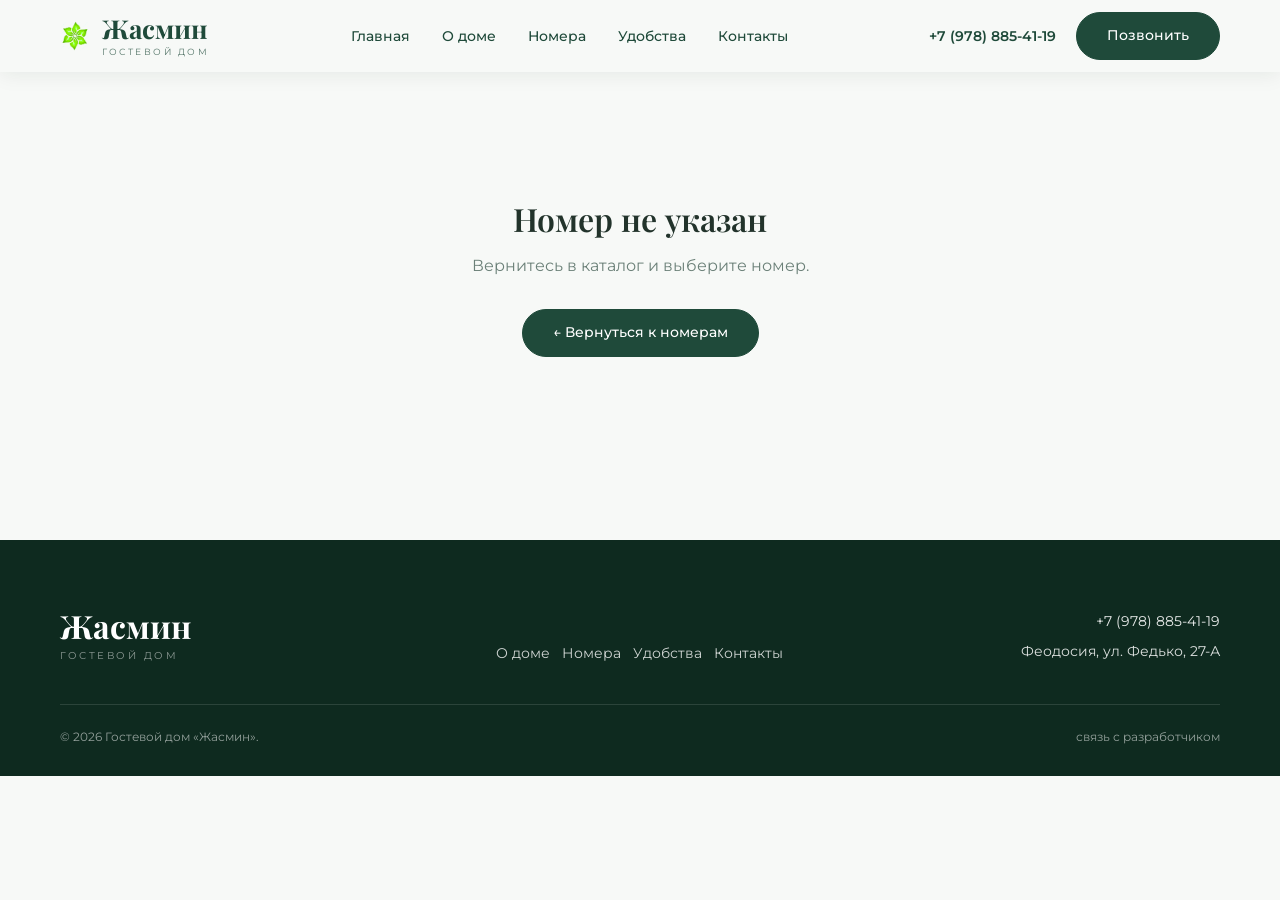
<file: room.html>
<!doctype html>
<html lang="ru">
  <head>
    <meta charset="UTF-8" />
    <meta name="viewport" content="width=device-width, initial-scale=1.0" />
    <title>Номер — Гостевой дом Жасмин</title>
    <meta
      name="description"
      content="Уютные номера в гостевом доме Жасмин в Феодосии."
    />
    <link rel="preconnect" href="https://fonts.googleapis.com" />
    <link rel="preconnect" href="https://fonts.gstatic.com" crossorigin />
    <link
      href="https://fonts.googleapis.com/css2?family=Montserrat:wght@300;400;500;600&family=Playfair+Display:wght@400;600;700&display=swap"
      rel="stylesheet"
    />
    <link rel="stylesheet" href="css/bootstrap.min.css" />
    <link rel="stylesheet" href="css/style.css" />
  </head>
  <body class="page--room">
    <!-- HEADER -->
    <header class="header header--scrolled">
      <div class="container">
        <div class="header__inner">
          <a href="index.html" class="logo">
            <div class="logo__block">
              <img src="img/logo.png" style="height: 30px" alt="logo" />
              <div class="logo__text">
                <span id="room__text" class="logo__name">Жасмин</span>
                <span id="room__sub" class="logo__sub">гостевой дом</span>
              </div>
            </div>
          </a>
          <nav class="nav">
            <a href="index.html">Главная</a>
            <a href="about.html">О доме</a>
            <a href="apartaments.html">Номера</a>
            <a href="facilities.html">Удобства</a>
            <a href="contacts.html">Контакты</a>
          </nav>
          <div class="header__actions">
            <a href="tel:+79788854119" class="phone">+7 (978) 885-41-19</a>
            <a href="tel:+79788854119" class="btn btn--primary">Позвонить</a>
            <button class="burger room__burger" aria-label="Меню">
              <span></span><span></span><span></span>
            </button>
          </div>
        </div>
      </div>
    </header>

    <!-- MAIN -->
    <main class="room-page">
      <div class="container" id="room-container">
        <div class="room-loading">
          <p>Загружаем информацию о номере...</p>
        </div>
      </div>
    </main>

    <!-- FOOTER -->
    <footer class="footer">
      <div class="container">
        <div class="row g-4 footer__grid">
          <div class="col-md-4 footer__logo">
            <span class="logo__name">Жасмин</span>
            <span class="logo__sub">гостевой дом</span>
          </div>
          <div class="col-md-4">
            <div class="footer__nav">
              <a href="about.html">О доме</a>
              <a href="apartaments.html">Номера</a>
              <a href="facilities.html">Удобства</a>
              <a href="contacts.html">Контакты</a>
            </div>
          </div>
          <div class="col-md-4">
            <div class="footer__contacts">
              <a href="tel:+79788854119">+7 (978) 885-41-19</a>
              <p>Феодосия, ул. Федько, 27-А</p>
            </div>
          </div>
        </div>
        <div class="footer__bottom">
          <p>© 2026 Гостевой дом «Жасмин».</p>
          <p>
            <a
              href="https://t.me/Spichka_AI"
              target="_blank"
              rel="noopener"
              class="dev-link"
            >
              связь с разработчиком
            </a>
          </p>
        </div>
      </div>
    </footer>

    <script src="js/index.js"></script>
  </body>
</html>
</file>
<file: css/style.css>
/* =========================================
   ЖАСМИН — Гостевой дом
   Стили поверх Bootstrap (только сетка)
   Палитра: «Изумрудный сад»
   ========================================= */

/* --- ПЕРЕМЕННЫЕ --- */
:root {
  --color-bg: #f7f9f7;
  --color-white: #ffffff;
  --color-primary: #1f4a3a;
  --color-primary-hover: #14332a;
  --color-accent: #c9a961;
  --color-highlight: #d4e0d6;
  --color-dark: #0e2a1f;
  --color-text: #22332b;
  --color-text-muted: #6b8078;

  --font-display: "Playfair Display", serif;
  --font-sans: "Montserrat", sans-serif;

  --container-width: 1200px;
  --radius: 16px;
  --radius-sm: 8px;
  --transition: all 0.3s ease;
}

/* =========================================
   ПЕРЕОПРЕДЕЛЕНИЕ BOOTSTRAP
   ========================================= */
*,
*::before,
*::after {
  box-sizing: border-box;
}
html {
  scroll-behavior: smooth;
}
html,
body {
  margin: 0;
  padding: 0;
}

body {
  font-family: var(--font-sans);
  background-color: var(--color-bg);
  color: var(--color-text);
  line-height: 1.6;
  font-size: 16px;
  -webkit-font-smoothing: antialiased;
  -moz-osx-font-smoothing: grayscale;
  overscroll-behavior-y: none;
}
@media (prefers-reduced-motion: reduce) {
  html {
    scroll-behavior: auto;
  }
  .fade-in {
    opacity: 1 !important;
    transform: none !important;
    transition: none !important;
  }
}
h1,
h2,
h3,
h4,
h5,
h6 {
  font-family: var(--font-display);
  font-weight: 600;
  line-height: 1.2;
  margin: 0;
  color: var(--color-text);
}

h1 {
  font-size: 56px;
}
h2 {
  font-size: 36px;
}
h3 {
  font-size: 24px;
}

p {
  margin: 0;
}

ul,
ol {
  margin: 0;
  padding: 0;
  list-style: none;
}

a {
  text-decoration: none;
  color: inherit;
  transition: var(--transition);
}

img {
  max-width: 100%;
  height: auto;
  display: block;
}

.container,
.container-fluid {
  max-width: var(--container-width);
  width: 100%;
  margin-left: auto;
  margin-right: auto;
  padding-left: 20px;
  padding-right: 20px;
}
.container-fluid {
  max-width: 100%;
}

.btn:focus,
.btn:focus-visible {
  box-shadow: none;
  outline: none;
}
.btn:focus-visible {
  outline: 2px solid var(--color-accent);
  outline-offset: 2px;
}
a.btn {
  text-decoration: none;
}

/* =========================================
   ТИПОГРАФИКА
   ========================================= */
.section-subtitle {
  font-size: 13px;
  text-transform: uppercase;
  letter-spacing: 3px;
  color: var(--color-accent);
  font-weight: 500;
  margin-bottom: 10px;
}

.section-title {
  font-size: 42px;
  margin-bottom: 20px;
  color: var(--color-text);
}

.subsection-title {
  font-size: 24px;
  margin: 30px 0 15px;
  color: var(--color-text);
}

/* =========================================
   КНОПКИ
   ========================================= */
.btn {
  display: inline-flex;
  align-items: center;
  justify-content: center;
  gap: 8px;
  padding: 13px 30px;
  border-radius: 50px;
  font-family: var(--font-sans);
  font-size: 14px;
  font-weight: 500;
  line-height: 1.4;
  cursor: pointer;
  border: 1.5px solid transparent;
  transition: var(--transition);
  text-align: center;
  white-space: nowrap;
}

.btn--primary {
  background-color: var(--color-primary);
  border-color: var(--color-primary);
  color: var(--color-white);
}
.btn--primary:hover {
  background-color: var(--color-primary-hover);
  border-color: var(--color-primary-hover);
  color: var(--color-white);
}

.btn--outline {
  background-color: transparent;
  border-color: var(--color-primary);
  color: var(--color-primary);
}
.btn--outline:hover {
  background-color: var(--color-primary);
  color: var(--color-white);
}

.btn--white {
  background-color: var(--color-white);
  border-color: var(--color-white);
  color: var(--color-primary);
}
.btn--white:hover {
  background-color: var(--color-accent);
  border-color: var(--color-accent);
  color: var(--color-dark);
}

.btn--whatsapp {
  background-color: #25d366;
  border-color: #25d366;
  color: #ffffff;
}
.btn--whatsapp:hover {
  background-color: #1da851;
  border-color: #1da851;
  color: #ffffff;
}

.btn--full {
  width: 100%;
}

/* Кнопка на тёмных фонах (hero, CTA) */
.hero .btn--primary,
.cta-section .btn--primary {
  background-color: #2d6b56;
  border: 1.5px solid rgba(255, 255, 255, 0.35);
  color: var(--color-white);
  box-shadow:
    0 8px 24px rgba(45, 107, 86, 0.5),
    0 0 0 1px rgba(255, 255, 255, 0.1) inset;
}
.hero .btn--primary:hover,
.cta-section .btn--primary:hover {
  background-color: #3a8566;
  border-color: rgba(255, 255, 255, 0.6);
  transform: translateY(-2px);
  box-shadow: 0 12px 32px rgba(45, 107, 86, 0.6);
}

/* =========================================
   HEADER
   ========================================= */
.header {
  position: fixed;
  top: 0;
  left: 0;
  width: 100%;
  z-index: 1000;
  padding: 18px 0;
  transition: var(--transition);
  background-color: transparent;
}

.header--scrolled {
  background-color: var(--color-bg);
  padding: 12px 0;
  box-shadow: 0 2px 20px rgba(14, 42, 31, 0.08);
}

.header__inner {
  display: flex;
  justify-content: space-between;
  align-items: center;
  gap: 20px;
}

.logo__block {
  display: flex;
  align-items: center;
  gap: 12px;
}
.logo__block img {
  height: 32px;
  width: auto;
}
.logo__text {
  display: flex;
  flex-direction: column;
  line-height: 1;
}
.logo__name {
  font-family: var(--font-display);
  font-size: 26px;
  font-weight: 700;
  line-height: 1;
  margin: 0;
  transition: color 0.3s ease;
}
.logo__sub {
  font-size: 9px;
  text-transform: uppercase;
  letter-spacing: 2.5px;
  margin-top: 5px;
  opacity: 0.75;
  transition: color 0.3s ease;
}

.nav {
  display: flex;
  gap: 32px;
  align-items: center;
}
.nav a {
  font-size: 14px;
  font-weight: 500;
  position: relative;
  transition: color 0.3s ease;
}
.nav a::after {
  content: "";
  position: absolute;
  left: 0;
  bottom: -4px;
  width: 0;
  height: 1px;
  background-color: var(--color-accent);
  transition: width 0.3s ease;
}
.nav a:hover::after {
  width: 100%;
}

.header__actions {
  display: flex;
  align-items: center;
  gap: 20px;
}
.phone {
  font-size: 14px;
  font-weight: 600;
  transition: color 0.3s ease;
}

/* Цвета хедера — ДО скролла (поверх фото) */
.header:not(.header--scrolled) .logo__name,
.header:not(.header--scrolled) .logo__sub,
.header:not(.header--scrolled) .nav a,
.header:not(.header--scrolled) .phone,
.header:not(.header--scrolled) .burger {
  color: var(--color-white);
}

/* Цвета хедера — ПОСЛЕ скролла */
.header--scrolled .logo__name,
.header--scrolled .logo__sub,
.header--scrolled .phone,
.header--scrolled .burger {
  color: var(--color-primary);
}

/* Ссылки навигации в закрытом виде — только на десктопе (там они видны) */
@media (min-width: 993px) {
  .header--scrolled .nav a {
    color: var(--color-primary);
  }
}

.header:not(.header--scrolled) .btn--primary {
  background-color: rgba(255, 255, 255, 0.15);
  border-color: rgba(255, 255, 255, 0.4);
  color: var(--color-white);
  backdrop-filter: blur(10px);
}
.header:not(.header--scrolled) .btn--primary:hover {
  background-color: var(--color-white);
  border-color: var(--color-white);
  color: var(--color-primary);
}

.burger {
  display: none;
  background: none;
  border: none;
  cursor: pointer;
  flex-direction: column;
  gap: 5px;
  padding: 6px;
  color: inherit;
}
.burger span {
  display: block;
  width: 24px;
  height: 2px;
  background-color: currentColor;
  transition: var(--transition);
  border-radius: 2px;
}

/* =========================================
   HERO
   ========================================= */
.hero {
  position: relative;
  height: 60vh;
  min-height: 620px;
  display: flex;
  align-items: center;
  justify-content: center;
  text-align: center;
  color: var(--color-white);
  overflow: hidden;
}
.hero__bg {
  position: absolute;
  inset: 0;
  z-index: 0;
}
.hero__bg img {
  width: 100%;
  height: 100%;
  object-fit: cover;
}
.hero__overlay {
  position: absolute;
  inset: 0;
  background: rgba(0, 0, 0, 0.582);
  z-index: 1;
}
.hero__content {
  position: relative;
  z-index: 2;
  max-width: 820px;
  padding: 0 20px;
}
.hero__title {
  font-size: clamp(35px, 8vw, 96px);
  line-height: 1.1;
  margin: 15px 0 25px;
  color: var(--color-white);
  font-weight: 700;
}
.hero__desc {
  font-size: 20px;
  font-weight: 300;
  margin-bottom: 40px;
  color: rgba(255, 255, 255, 0.95);
}
.hero__address {
  margin-top: 32px;
  font-size: 14px;
  opacity: 0.85;
  display: inline-flex;
  align-items: center;
  justify-content: center;
  gap: 8px;
  color: var(--color-white);
}

/* =========================================
   СЕКЦИИ
   ========================================= */
.section {
  padding: 90px 0;
  background-color: var(--color-bg);
}
.section--white {
  background-color: var(--color-white);
}

/* =========================================
   ADVANTAGES
   ========================================= */
.advantages {
  padding: 70px 0 90px;
  background-color: var(--color-bg);
}
.advantage-item {
  display: flex;
  flex-direction: column;
  align-items: center;
  gap: 15px;
  padding: 20px;
  text-align: center;
}
.advantage-item__icon {
  width: 44px;
  height: 44px;
  color: var(--color-accent);
  stroke-width: 1.5;
}
.advantage-item__title {
  font-family: var(--font-display);
  font-size: 28px;
  margin: 0;
  color: var(--color-primary);
}
.advantage-item__desc {
  font-size: 14px;
  color: var(--color-text-muted);
}

/* =========================================
   ABOUT
   ========================================= */
.about__image img {
  border-radius: var(--radius);
  width: 100%;
  height: 100%;
  object-fit: cover;
  min-height: 300px;
}
.about__content h2 {
  margin-bottom: 20px;
  color: var(--color-text);
}
.about__content p {
  color: var(--color-text-muted);
  margin-bottom: 20px;
  font-size: 16px;
}

/* =========================================
   КАРТОЧКИ НОМЕРОВ
   ========================================= */
.room-card {
  background: var(--color-white);
  border-radius: var(--radius);
  overflow: hidden;
  box-shadow: 0 4px 24px rgba(14, 42, 31, 0.06);
  transition: var(--transition);
  display: flex;
  flex-direction: column;
  height: 100%;
  border: 1px solid rgba(14, 42, 31, 0.05);
}
.room-card:hover {
  transform: translateY(-6px);
  box-shadow: 0 16px 40px rgba(14, 42, 31, 0.12);
  border-color: var(--color-highlight);
}
.room-card__image {
  height: 240px;
  overflow: hidden;
  background: var(--color-highlight);
}
.room-card__image img {
  width: 100%;
  height: 100%;
  object-fit: cover;
  transition: transform 0.6s ease;
}
.room-card:hover .room-card__image img {
  transform: scale(1.06);
}
.room-card__content {
  padding: 26px;
  display: flex;
  flex-direction: column;
  flex-grow: 1;
}
.room-card__title {
  font-size: 22px;
  margin-bottom: 12px;
  color: var(--color-text);
}
.room-card__specs {
  display: flex;
  gap: 18px;
  font-size: 13px;
  color: var(--color-text-muted);
  margin-bottom: 20px;
  flex-wrap: wrap;
}
.room-card__price {
  font-family: var(--font-display);
  font-size: 22px;
  font-weight: 600;
  margin-top: auto;
  margin-bottom: 18px;
  color: var(--color-primary);
}
.room-card__price span {
  font-family: var(--font-sans);
  font-size: 12px;
  font-weight: 400;
  color: var(--color-text-muted);
}

/* =========================================
   ATMOSPHERE
   ========================================= */
.atmosphere {
  position: relative;
  height: 520px;
  display: flex;
  align-items: center;
  color: var(--color-white);
  overflow: hidden;
  margin: 90px 0;
}
.atmosphere__bg {
  position: absolute;
  inset: 0;
  z-index: 0;
}
.atmosphere__bg img {
  width: 100%;
  height: 100%;
  object-fit: cover;
}
.atmosphere__overlay {
  position: absolute;
  inset: 0;
  background: linear-gradient(
    90deg,
    rgba(14, 42, 31, 0.85) 0%,
    rgba(14, 42, 31, 0.55) 60%,
    rgba(14, 42, 31, 0.3) 100%
  );
  z-index: 1;
}
.atmosphere__content {
  position: relative;
  z-index: 2;
  max-width: 600px;
}
.atmosphere__content h2 {
  color: var(--color-white);
}

/* =========================================
   FACILITIES
   ========================================= */
.facility-item {
  display: flex;
  align-items: flex-start;
  gap: 14px;
  padding: 10px 0;
}
.facility-item__icon {
  width: 24px;
  height: 24px;
  color: var(--color-accent);
  flex-shrink: 0;
  margin-top: 2px;
}
.facility-item__text {
  font-size: 15px;
  color: var(--color-text);
}

/* =========================================
   LOCATION
   ========================================= */
.location__info p {
  margin-bottom: 15px;
  font-size: 15px;
  color: var(--color-text);
}
.location__map {
  border-radius: var(--radius);
  overflow: hidden;
  height: 420px;
  border: 1px solid var(--color-highlight);
}
.location__map iframe {
  width: 100%;
  height: 100%;
  border: none;
  display: block;
}

/* =========================================
   CTA SECTION
   ========================================= */
.cta-section {
  position: relative;
  padding: 110px 0;
  text-align: center;
  color: var(--color-white);
  overflow: hidden;
}
.cta-section__bg {
  position: absolute;
  inset: 0;
  z-index: 0;
}
.cta-section__bg img {
  width: 100%;
  height: 100%;
  object-fit: cover;
}
.cta-section__overlay {
  position: absolute;
  inset: 0;
  background: linear-gradient(
    180deg,
    rgba(14, 42, 31, 0.75) 0%,
    rgba(14, 42, 31, 0.85) 100%
  );
  z-index: 1;
}
.cta-section .container {
  position: relative;
  z-index: 2;
}
.cta-section h2 {
  color: var(--color-white);
}

/* =========================================
   FOOTER
   ========================================= */
.footer {
  background-color: var(--color-dark) !important;
  color: var(--color-white);
  padding: 70px 0 30px;
  margin-top: 0;
}
.footer * {
  color: inherit;
}
.footer__grid {
  margin-bottom: 40px;
}
.footer__logo {
  display: flex;
  justify-content: flex-end;
  flex-direction: column;
}
.footer__logo .logo__name {
  font-size: 32px;
  color: var(--color-white);
  display: block;
}
.footer__logo .logo__sub {
  display: block;
  font-size: 10px;
  text-transform: uppercase;
  letter-spacing: 2.5px;
  margin-top: 6px;
  color: rgba(255, 255, 255, 0.7);
}
.footer__nav {
  display: flex;
  gap: 12px;
  justify-content: center;
  flex-direction: row;
  height: 100%;
  align-items: flex-end;
}
.footer__nav a {
  font-size: 14px;
  color: rgba(255, 255, 255, 0.8);
  text-wrap: nowrap;
}
.footer__nav a:hover {
  color: var(--color-accent);
}
.footer__contacts {
  display: flex;
  flex-direction: column;
  align-items: flex-end;
  gap: 8px;
  font-size: 14px;
  color: rgba(255, 255, 255, 0.85);
}
.footer__contacts a {
  color: rgba(255, 255, 255, 0.9);
}
.footer__contacts a:hover {
  color: var(--color-accent);
}
.footer__bottom {
  border-top: 1px solid rgba(255, 255, 255, 0.12);
  padding-top: 22px;
  display: flex;
  justify-content: space-between;
  font-size: 12px;
  color: rgba(255, 255, 255, 0.55);
  flex-wrap: wrap;
  gap: 10px;
}

/* =========================================
   СОЦСЕТИ
   ========================================= */
.socials {
  display: flex;
  gap: 10px;
  margin-top: 15px;
  flex-wrap: wrap;
}
.socials__link {
  display: inline-flex;
  align-items: center;
  justify-content: center;
  width: 42px;
  height: 42px;
  border-radius: 50%;
  background-color: rgba(255, 255, 255, 0.08);
  color: var(--color-white);
  transition: var(--transition);
  text-decoration: none;
  border: 1px solid rgba(255, 255, 255, 0.1);
}
.socials__link svg {
  width: 20px;
  height: 20px;
  display: block;
}
.socials__link:hover {
  transform: translateY(-3px);
  color: var(--color-white);
  border-color: transparent;
}
.socials__link--vk:hover {
  background-color: #0077ff;
}
.socials__link--tg:hover {
  background-color: #0088cc;
}
.socials__link--wa:hover {
  background-color: #25d366;
}
.socials__link--viber:hover {
  background-color: #7360f2;
}
.socials__link--max:hover {
  background-color: #8b00ff;
}

.socials--cta {
  justify-content: center;
  margin-top: 12px;
}
.socials--cta .socials__link {
  background-color: rgba(255, 255, 255, 0.15);
  backdrop-filter: blur(10px);
  border-color: rgba(255, 255, 255, 0.25);
}

/* =========================================
   ФИЛЬТРЫ
   ========================================= */
.filters {
  display: flex;
  justify-content: flex-start;
  flex-wrap: wrap;
  gap: 30px;
  margin-bottom: 45px;
  padding-bottom: 25px;
  border-bottom: 1px solid var(--color-highlight);
}
.filters__group {
  display: flex;
  gap: 10px;
  align-items: center;
  flex-wrap: wrap;
}
.filters__label {
  font-size: 14px;
  color: var(--color-text-muted);
  margin-right: 5px;
}
.filter-btn {
  background: transparent;
  border: 1.5px solid var(--color-highlight);
  padding: 8px 18px;
  border-radius: 50px;
  cursor: pointer;
  font-family: var(--font-sans);
  font-size: 13px;
  color: var(--color-text);
  transition: var(--transition);
}
.filter-btn:hover,
.filter-btn.active {
  background: var(--color-primary);
  border-color: var(--color-primary);
  color: var(--color-white);
}

/* =========================================
   СТРАНИЦА НОМЕРА
   ========================================= */
.room-page {
  padding: 120px 0 80px;
  min-height: 60vh;
  background: var(--color-bg);
}
.room-loading {
  text-align: center;
  padding: 60px 20px;
  color: var(--color-text-muted);
  font-size: 16px;
}
.breadcrumbs {
  font-size: 14px;
  color: var(--color-text-muted);
  margin-bottom: 30px;
}
.breadcrumbs a {
  color: var(--color-primary);
  text-decoration: underline;
  text-decoration-color: var(--color-accent);
  text-underline-offset: 3px;
}
.breadcrumbs span {
  margin: 0 6px;
}

.room-title {
  font-size: 42px;
  margin-bottom: 15px;
  color: var(--color-text);
}
.room-specs-large {
  display: flex;
  flex-wrap: wrap;
  gap: 20px;
  font-size: 15px;
  color: var(--color-text-muted);
  margin-bottom: 30px;
}

.room-gallery-container {
  margin-bottom: 40px;
}
.room-gallery-main {
  width: 100%;
  height: 470px;
  border-radius: var(--radius);
  overflow: hidden;
  margin-bottom: 15px;
  background: var(--color-white);
  box-shadow: 0 8px 30px rgba(14, 42, 31, 0.08);
}
.room-gallery-main img {
  width: 100%;
  height: 100%;
  object-fit: cover;
  transition: opacity 0.3s ease;
}
.room-gallery-thumbs {
  display: grid;
  grid-template-columns: repeat(4, 1fr);
  gap: 12px;
}
.room-gallery-thumbs .thumb {
  width: 100%;
  height: 100px;
  object-fit: cover;
  border-radius: var(--radius-sm);
  cursor: pointer;
  opacity: 0.6;
  transition: var(--transition);
  border: 2px solid transparent;
}
.room-gallery-thumbs .thumb:hover,
.room-gallery-thumbs .thumb.active {
  opacity: 1;
  border-color: var(--color-accent);
}

.room-description {
  font-size: 16px;
  line-height: 1.8;
  color: var(--color-text-muted);
  margin-bottom: 20px;
}
.amenities-list {
  display: grid;
  grid-template-columns: 1fr 1fr;
  gap: 15px;
  font-size: 15px;
  color: var(--color-text);
}

.room-sidebar {
  position: sticky;
  top: 100px;
}
.booking-card {
  background: var(--color-white);
  padding: 32px;
  border-radius: var(--radius);
  box-shadow: 0 12px 40px rgba(14, 42, 31, 0.1);
  border: 1px solid var(--color-highlight);
}
.booking-card__label {
  font-size: 12px;
  text-transform: uppercase;
  letter-spacing: 2px;
  color: var(--color-text-muted);
  margin-bottom: 6px;
}
.booking-card__price {
  font-family: var(--font-display);
  font-size: 30px;
  font-weight: 600;
  margin-bottom: 22px;
  color: var(--color-primary);
}
.booking-card__price span {
  font-family: var(--font-sans);
  font-size: 14px;
  font-weight: 400;
  color: var(--color-text-muted);
}
.booking-card__hint {
  font-size: 14px;
  color: var(--color-text-muted);
  line-height: 1.6;
  margin-bottom: 22px;
  padding-bottom: 22px;
  border-bottom: 1px solid var(--color-highlight);
}
.contact-btn {
  margin-bottom: 12px;
  padding: 14px 20px;
  font-size: 15px;
}
.booking-card__phone {
  display: block;
  text-align: center;
  margin-top: 22px;
  padding-top: 22px;
  border-top: 1px solid var(--color-highlight);
  font-family: var(--font-display);
  font-size: 22px;
  font-weight: 600;
  color: var(--color-primary);
  text-decoration: none;
}
.booking-card__phone:hover {
  color: var(--color-accent);
}
.booking-card__worktime {
  text-align: center;
  font-size: 12px;
  color: var(--color-text-muted);
  margin-top: 6px;
}

/* =========================================
   АНИМАЦИЯ
   ========================================= */
/* =========================================
   АНИМАЦИЯ ПОЯВЛЕНИЯ
   ========================================= */
/* =========================================
   ПЛАВНОСТЬ И АНИМАЦИИ
   ========================================= */

/* --- Плавный скролл по якорям --- */
html {
  scroll-behavior: smooth;
}

body {
  overscroll-behavior-y: none;
}

/* --- Уважение к prefers-reduced-motion --- */
@media (prefers-reduced-motion: reduce) {
  html {
    scroll-behavior: auto;
  }
  .fade-in,
  #rooms-preview > *,
  #rooms-grid > * {
    opacity: 1 !important;
    transform: none !important;
    transition: none !important;
  }
}

/* --- Появление секций при скролле --- */
.fade-in {
  opacity: 0;
  transform: translateY(30px);
  transition:
    opacity 1s cubic-bezier(0.22, 1, 0.36, 1),
    transform 1s cubic-bezier(0.22, 1, 0.36, 1);
  will-change: opacity, transform;
}
.fade-in.visible {
  opacity: 1;
  transform: translateY(0);
}

/* --- Карточки номеров: каскадное появление --- */
#rooms-preview > *,
#rooms-grid > * {
  opacity: 0;
  transform: translateY(30px);
  transition:
    opacity 0.9s cubic-bezier(0.22, 1, 0.36, 1),
    transform 0.9s cubic-bezier(0.22, 1, 0.36, 1);
}
#rooms-preview > *.visible,
#rooms-grid > *.visible {
  opacity: 1;
  transform: translateY(0);
}

/* Стаггер: карточки появляются по одной */
#rooms-preview > *:nth-child(1),
#rooms-grid > *:nth-child(1) {
  transition-delay: 0s;
}
#rooms-preview > *:nth-child(2),
#rooms-grid > *:nth-child(2) {
  transition-delay: 0.08s;
}
#rooms-preview > *:nth-child(3),
#rooms-grid > *:nth-child(3) {
  transition-delay: 0.16s;
}
#rooms-preview > *:nth-child(4),
#rooms-grid > *:nth-child(4) {
  transition-delay: 0.24s;
}
#rooms-preview > *:nth-child(5),
#rooms-grid > *:nth-child(5) {
  transition-delay: 0.32s;
}
#rooms-preview > *:nth-child(6),
#rooms-grid > *:nth-child(6) {
  transition-delay: 0.4s;
}

/* --- Мягкие hover-переходы для кнопок --- */
.btn {
  transition:
    background-color 0.35s cubic-bezier(0.22, 1, 0.36, 1),
    color 0.35s cubic-bezier(0.22, 1, 0.36, 1),
    border-color 0.35s cubic-bezier(0.22, 1, 0.36, 1),
    transform 0.35s cubic-bezier(0.22, 1, 0.36, 1),
    box-shadow 0.35s cubic-bezier(0.22, 1, 0.36, 1);
}

/* --- Мягкий hover для карточек номеров --- */
.room-card {
  transition:
    transform 0.45s cubic-bezier(0.22, 1, 0.36, 1),
    box-shadow 0.45s cubic-bezier(0.22, 1, 0.36, 1),
    border-color 0.45s cubic-bezier(0.22, 1, 0.36, 1);
}
.room-card__image img {
  transition: transform 0.8s cubic-bezier(0.22, 1, 0.36, 1);
}

/* --- Плавные ссылки в хедере --- */
.nav a,
.phone,
.footer__nav a,
.footer__contacts a,
.socials__link {
  transition:
    color 0.35s cubic-bezier(0.22, 1, 0.36, 1),
    background-color 0.35s cubic-bezier(0.22, 1, 0.36, 1),
    transform 0.35s cubic-bezier(0.22, 1, 0.36, 1);
  text-wrap: nowrap;
}

/* =========================================
   АДАПТИВ
   ========================================= */
@media (max-width: 992px) {
  .room-sidebar {
    position: static;
    margin-top: 40px;
  }
  .text__blocks {
    width: 50% !important;
  }
  .burger {
    display: flex;
  }
  .nav {
    display: none;
    position: absolute;
    top: 100%;
    left: 0;
    width: 100%;
    background: var(--color-white);
    flex-direction: column;
    padding: 30px;
    gap: 20px;
    box-shadow: 0 10px 30px rgba(14, 42, 31, 0.15);
    border-top: 1px solid var(--color-highlight);
  }
  .nav.active {
    display: flex;
  }

  .nav a::after {
    display: none;
  }
}

@media (max-width: 768px) {
  h1 {
    font-size: 35px !important;
  }
  h2 {
    font-size: 28px;
  }
  .section-title {
    font-size: 32px;
  }
  .section {
    padding: 60px 0;
  }

  .header__actions .phone {
    display: none;
  }

  .atmosphere {
    height: 420px;
    margin: 60px 0;
  }
  .atmosphere__content h2 {
    font-size: 30px !important;
  }
  .hero__desc {
    font-size: 16px;
  }
  .hero__title {
    margin-top: 40px;
  }

  .filters {
    gap: 15px;
  }
  .filters__group {
    width: 100%;
  }

  .room-page {
    padding: 90px 0 60px;
  }
  .room-title {
    font-size: 32px;
  }
  .room-gallery-main {
    height: 300px;
  }
  .room-gallery-thumbs {
    grid-template-columns: repeat(3, 1fr);
  }
  .room-gallery-thumbs .thumb {
    height: 80px;
  }
  .amenities-list {
    grid-template-columns: 1fr;
  }

  .footer__bottom {
    flex-direction: column;
    align-items: center;
    text-align: center;
  }
  .footer__nav,
  .footer__contacts {
    align-items: flex-start;
    text-align: left;
  }
  .socials {
    justify-content: center;
  }
  .text__blocks {
    width: 100% !important;
  }
  .advantage-item {
    padding: 15px 0;
  }
}

/* =========================================
   ЖЁСТКИЙ ФИКС ДЛЯ ROOM.HTML ПО ID
   Эти правила всегда перебивают всё остальное
   ========================================= */

#room__text,
#room__sub {
  color: var(--color-primary) !important;
}

#room__text:hover,
#room__sub:hover {
  color: var(--color-primary) !important;
}

/* Телефон в хедере на странице номера — тёмный */
.page--room .header--scrolled .phone {
  color: var(--color-primary) !important;
}

/* Ссылки навигации — зелёные ТОЛЬКО когда меню закрыто */
@media (min-width: 993px) {
  .page--room .header--scrolled .nav a {
    color: var(--color-primary) !important;
  }
}

.page--room .header--scrolled .btn--primary {
  background-color: var(--color-primary) !important;
  border-color: var(--color-primary) !important;
  color: var(--color-white) !important;
}
/* =========================================
   UI-ДОРАБОТКИ: фильтры, бургер, крошки
   ========================================= */

/* ---------- 1. ФИЛЬТРЫ — две строки, каждая скроллится ---------- */
@media (max-width: 768px) {
  .filters {
    display: flex;
    flex-direction: column;
    gap: 14px;
    padding-bottom: 20px;
    margin-bottom: 30px;
    border-bottom: 1px solid var(--color-highlight);

    flex-wrap: nowrap;
    overflow-x: visible;
    overflow-y: visible;
  }

  .filters::before,
  .filters::after {
    display: none;
  }

  /* Каждая группа — отдельная строка со своим скроллом */
  .filters__group {
    display: flex;
    flex-wrap: nowrap;
    align-items: center;
    gap: 8px;

    overflow-x: auto;
    overflow-y: hidden;
    padding: 4px 0 8px;

    -webkit-overflow-scrolling: touch;
    scrollbar-width: none;
    -ms-overflow-style: none;
  }

  .filters__group::-webkit-scrollbar {
    display: none;
  }

  /* Подпись "Гости:" / "Категория:" — обычный первый элемент */
  .filters__label {
    flex-shrink: 0;
    white-space: nowrap;
    margin-right: 6px;
    font-weight: 500;
    color: var(--color-text);
    font-size: 14px;
  }

  .filter-btn {
    flex-shrink: 0;
    white-space: nowrap;
  }
}

/* ---------- 2. МОБИЛЬНОЕ МЕНЮ — стеклянное, плавное ---------- */
@media (max-width: 992px) {
  /* Перебиваем старые правила .nav для мобильных */
  .nav {
    position: absolute;
    top: calc(100% + 8px);
    left: 16px;
    right: 16px;

    background-color: rgba(14, 42, 31, 0.88);
    -webkit-backdrop-filter: blur(24px) saturate(180%);
    backdrop-filter: blur(24px) saturate(180%);

    border: 1px solid rgba(255, 255, 255, 0.15);
    border-radius: 20px;
    padding: 12px;
    box-shadow: 0 20px 60px rgba(0, 0, 0, 0.35);

    display: flex;
    flex-direction: column;
    gap: 4px;

    /* Плавное появление */
    opacity: 0;
    visibility: hidden;
    transform: translateY(-12px) scale(0.98);
    transform-origin: top center;
    pointer-events: none;
    transition:
      opacity 0.4s cubic-bezier(0.22, 1, 0.36, 1),
      transform 0.4s cubic-bezier(0.22, 1, 0.36, 1),
      visibility 0s linear 0.4s;
  }

  .nav.active {
    opacity: 1;
    visibility: visible;
    transform: translateY(0) scale(1);
    pointer-events: auto;
    transition:
      opacity 0.4s cubic-bezier(0.22, 1, 0.36, 1),
      transform 0.4s cubic-bezier(0.22, 1, 0.36, 1),
      visibility 0s linear 0s;
  }

  /* Ссылки внутри — стеклянные плитки */
  .nav a {
    color: var(--color-white) !important;
    font-size: 16px;
    font-weight: 500;
    padding: 14px 18px;
    width: 100%;
    border-radius: 14px;
    text-align: left;
    transition:
      background-color 0.3s cubic-bezier(0.22, 1, 0.36, 1),
      transform 0.3s cubic-bezier(0.22, 1, 0.36, 1);
  }

  .nav a:hover,
  .nav a:active {
    background-color: rgba(255, 255, 255, 0.1);
    transform: translateX(4px);
  }

  .nav a::after {
    display: none;
  }

  /* ---------- 2.1 Бургер превращается в крестик ---------- */
  .burger span {
    transition:
      transform 0.35s cubic-bezier(0.22, 1, 0.36, 1),
      opacity 0.25s ease;
  }

  .burger.active span:nth-child(1) {
    transform: translateY(7px) rotate(45deg);
  }
  .burger.active span:nth-child(2) {
    opacity: 0;
    transform: scaleX(0);
  }
  .burger.active span:nth-child(3) {
    transform: translateY(-7px) rotate(-45deg);
  }
}

/* ---------- 3. ХЛЕБНЫЕ КРОШКИ — обрезка с «…» ---------- */
.breadcrumbs {
  display: flex;
  align-items: center;
  gap: 6px;
  overflow: hidden;
  white-space: nowrap;
  max-width: 100%;
  font-size: 14px;
  color: var(--color-text-muted);
  margin-bottom: 30px;
}

.breadcrumbs a {
  flex-shrink: 0;
  color: var(--color-primary);
  text-decoration: underline;
  text-decoration-color: var(--color-accent);
  text-underline-offset: 3px;
}

.breadcrumbs span {
  flex-shrink: 0;
  margin: 0;
}

/* Все промежуточные разделители — не сжимаются */
.breadcrumbs > *:not(:last-child) {
  flex-shrink: 0;
}

/* Последний элемент (название номера) — сжимается и обрезается с «…» */
.breadcrumbs > *:last-child {
  flex-shrink: 1;
  min-width: 0;
  overflow: hidden;
  text-overflow: ellipsis;
  white-space: nowrap;
}

@media (max-width: 768px) {
  .breadcrumbs {
    font-size: 13px;
  }
}
/* =========================================
   ЛАЙТБОКС — просмотр фото на весь экран
   ========================================= */
.lightbox {
  position: fixed;
  inset: 0;
  z-index: 10000;
  display: flex;
  align-items: center;
  justify-content: center;
  background: rgba(0, 0, 0, 0.92);
  -webkit-backdrop-filter: blur(8px);
  backdrop-filter: blur(8px);
  opacity: 0;
  visibility: hidden;
  transition:
    opacity 0.35s cubic-bezier(0.22, 1, 0.36, 1),
    visibility 0s linear 0.35s;
  touch-action: pan-y;
  user-select: none;
}

.lightbox.is-open {
  opacity: 1;
  visibility: visible;
  transition:
    opacity 0.35s cubic-bezier(0.22, 1, 0.36, 1),
    visibility 0s linear 0s;
}

.lightbox__content {
  position: relative;
  width: 100%;
  height: 100%;
  display: flex;
  align-items: center;
  justify-content: center;
  padding: 70px 80px;
}

.lightbox__img {
  max-width: 100%;
  max-height: 100%;
  object-fit: contain;
  border-radius: 8px;
  box-shadow: 0 20px 60px rgba(0, 0, 0, 0.6);
  transition: opacity 0.3s ease;
  user-select: none;
  -webkit-user-drag: none;
}

.lightbox__close,
.lightbox__prev,
.lightbox__next {
  position: absolute;
  background: rgba(255, 255, 255, 0.12);
  color: #fff;
  border: 1px solid rgba(255, 255, 255, 0.2);
  border-radius: 50%;
  width: 48px;
  height: 48px;
  cursor: pointer;
  font-size: 22px;
  line-height: 1;
  display: flex;
  align-items: center;
  justify-content: center;
  transition:
    background 0.25s ease,
    transform 0.25s ease,
    border-color 0.25s ease;
  -webkit-backdrop-filter: blur(10px);
  backdrop-filter: blur(10px);
  z-index: 2;
  padding: 0;
}

.lightbox__close {
  top: 20px;
  right: 20px;
}
.lightbox__prev {
  left: 20px;
  top: 50%;
  transform: translateY(-50%);
}
.lightbox__next {
  right: 20px;
  top: 50%;
  transform: translateY(-50%);
}

.lightbox__close:hover,
.lightbox__prev:hover,
.lightbox__next:hover {
  background: rgba(255, 255, 255, 0.25);
  border-color: rgba(255, 255, 255, 0.4);
}
.lightbox__prev:hover {
  transform: translateY(-50%) scale(1.08);
}
.lightbox__next:hover {
  transform: translateY(-50%) scale(1.08);
}
.lightbox__close:hover {
  transform: scale(1.08);
}

.lightbox__counter {
  position: absolute;
  top: 28px;
  left: 50%;
  transform: translateX(-50%);
  color: rgba(255, 255, 255, 0.9);
  font-size: 13px;
  font-weight: 500;
  letter-spacing: 1.5px;
  background: rgba(0, 0, 0, 0.45);
  padding: 8px 18px;
  border-radius: 50px;
  -webkit-backdrop-filter: blur(10px);
  backdrop-filter: blur(10px);
  border: 1px solid rgba(255, 255, 255, 0.15);
}

/* Скрываем навигацию, если фото одно */
.lightbox.is-single .lightbox__prev,
.lightbox.is-single .lightbox__next,
.lightbox.is-single .lightbox__counter {
  display: none;
}

/* Блокируем скролл страницы, пока открыт лайтбокс */
body.lightbox-open {
  overflow: hidden;
}

/* Курсор-лупа на кликабельных фото */
#mainRoomImage,
.room-gallery-thumbs .thumb {
  cursor: zoom-in;
}

@media (max-width: 768px) {
  .lightbox__content {
    padding: 70px 12px;
  }
  .lightbox__close,
  .lightbox__prev,
  .lightbox__next {
    width: 42px;
    height: 42px;
    font-size: 20px;
  }
  .lightbox__close {
    top: 12px;
    right: 12px;
  }
  .lightbox__prev {
    left: 8px;
  }
  .lightbox__next {
    right: 8px;
  }
  .lightbox__counter {
    top: 16px;
    font-size: 12px;
    padding: 6px 14px;
  }
  .footer__logo,
  .footer__contacts {
    align-items: center;
  }
}
/* =========================================
   ЛАЙТБОКС — ПЛАВНЫЕ ПЕРЕХОДЫ
   ========================================= */

/* Контент лайтбокса — мягкий zoom-in при открытии */
.lightbox__content {
  transform: scale(0.94);
  transition: transform 0.45s cubic-bezier(0.22, 1, 0.36, 1);
}
.lightbox.is-open .lightbox__content {
  transform: scale(1);
}

/* Само изображение — базовая плавность */
.lightbox__img {
  transition:
    opacity 0.32s cubic-bezier(0.22, 1, 0.36, 1),
    transform 0.42s cubic-bezier(0.22, 1, 0.36, 1);
  will-change: opacity, transform;
}

/* --- Уход старого фото --- */
.lightbox__img.is-fading-next {
  opacity: 0;
  transform: translateX(-28px) scale(0.97);
}
.lightbox__img.is-fading-prev {
  opacity: 0;
  transform: translateX(28px) scale(0.97);
}
.lightbox__img.is-fading {
  opacity: 0;
  transform: scale(0.95);
}

/* --- Появление нового фото (стартовая позиция) --- */
.lightbox__img.is-appearing-from-next {
  opacity: 0;
  transform: translateX(28px) scale(0.97);
}
.lightbox__img.is-appearing-from-prev {
  opacity: 0;
  transform: translateX(-28px) scale(0.97);
}
.lightbox__img.is-appearing {
  opacity: 0;
  transform: scale(0.95);
}

/* Плавное появление кнопок навигации */
.lightbox__close,
.lightbox__prev,
.lightbox__next,
.lightbox__counter {
  opacity: 0;
  transition:
    opacity 0.35s cubic-bezier(0.22, 1, 0.36, 1),
    background 0.25s ease,
    transform 0.25s ease,
    border-color 0.25s ease;
}
.lightbox.is-open .lightbox__close,
.lightbox.is-open .lightbox__prev,
.lightbox.is-open .lightbox__next,
.lightbox.is-open .lightbox__counter {
  opacity: 1;
}

/* На мобильных кнопки появляются чуть раньше — они меньше */
@media (max-width: 768px) {
  .lightbox__content {
    transform: scale(0.96);
  }
}

@media (max-width: 430px) {
  .logo__block img {
    display: none;
  }
}
/* =========================================
   СОЦСЕТИ НА СВЕТЛОМ ФОНЕ (contacts.html)
   Жёсткий фикс — иконки видны
   ========================================= */
.socials--dark-text .socials__link,
body .socials--dark-text .socials__link {
  background-color: rgba(31, 74, 58, 0.08) !important;
  color: var(--color-primary) !important;
  border: 1px solid rgba(31, 74, 58, 0.15) !important;
}

.socials--dark-text .socials__link svg {
  color: var(--color-primary) !important;
  fill: currentColor;
}

.socials--dark-text .socials__link:hover,
body .socials--dark-text .socials__link:hover {
  background-color: var(--color-primary) !important;
  color: var(--color-white) !important;
  border-color: var(--color-primary) !important;
}

.socials--dark-text .socials__link:hover svg {
  color: var(--color-white) !important;
}

/* Фирменные цвета при наведении остаются */
.socials--dark-text .socials__link--vk:hover {
  background-color: #0077ff !important;
  border-color: #0077ff !important;
}
.socials--dark-text .socials__link--tg:hover {
  background-color: #0088cc !important;
  border-color: #0088cc !important;
}
.socials--dark-text .socials__link--wa:hover {
  background-color: #25d366 !important;
  border-color: #25d366 !important;
}
.socials--dark-text .socials__link--viber:hover {
  background-color: #7360f2 !important;
  border-color: #7360f2 !important;
}
.socials--dark-text .socials__link--max:hover {
  background-color: #8b00ff !important;
  border-color: #8b00ff !important;
}
/* =========================================
   ФИНАЛЬНЫЙ ФИКС: ссылки в мобильном меню — белые
   Перебивает всё, включая .page--room
   ========================================= */
@media (max-width: 992px) {
  body .nav.active a,
  body.page--room .nav.active a,
  body .header--scrolled .nav.active a,
  body.page--room .header--scrolled .nav.active a,
  body .header--scrolled .nav.active a {
    color: var(--color-white) !important;
  }

  body .nav.active a:hover,
  body.page--room .nav.active a:hover {
    color: var(--color-white) !important;
    background-color: rgba(255, 255, 255, 0.12) !important;
  }
}
/* =========================================
   FINAL: белые ссылки в мобильном меню (по ID)
   ========================================= */
@media (max-width: 992px) {
  #mainNav.active a {
    color: #ffffff !important;
    text-decoration: none !important;
  }

  #mainNav.active a:hover,
  #mainNav.active a:focus {
    color: #ffffff !important;
    background-color: rgba(255, 255, 255, 0.12) !important;
  }
}
/* =========================================
   КАРТОЧКА НОМЕРА — вся кликабельна
   ========================================= */
.room-card {
  position: relative;
  cursor: pointer;
}

/* Растягиваем ссылку «Подробнее» на всю карточку.
   ВАЖНО: у .room-card__link НЕ должно быть position: relative,
   иначе ::after растянется только до кнопки */
.room-card__link::after {
  content: "";
  position: absolute;
  inset: 0;
  z-index: 2;
  cursor: pointer;
}
</file>
